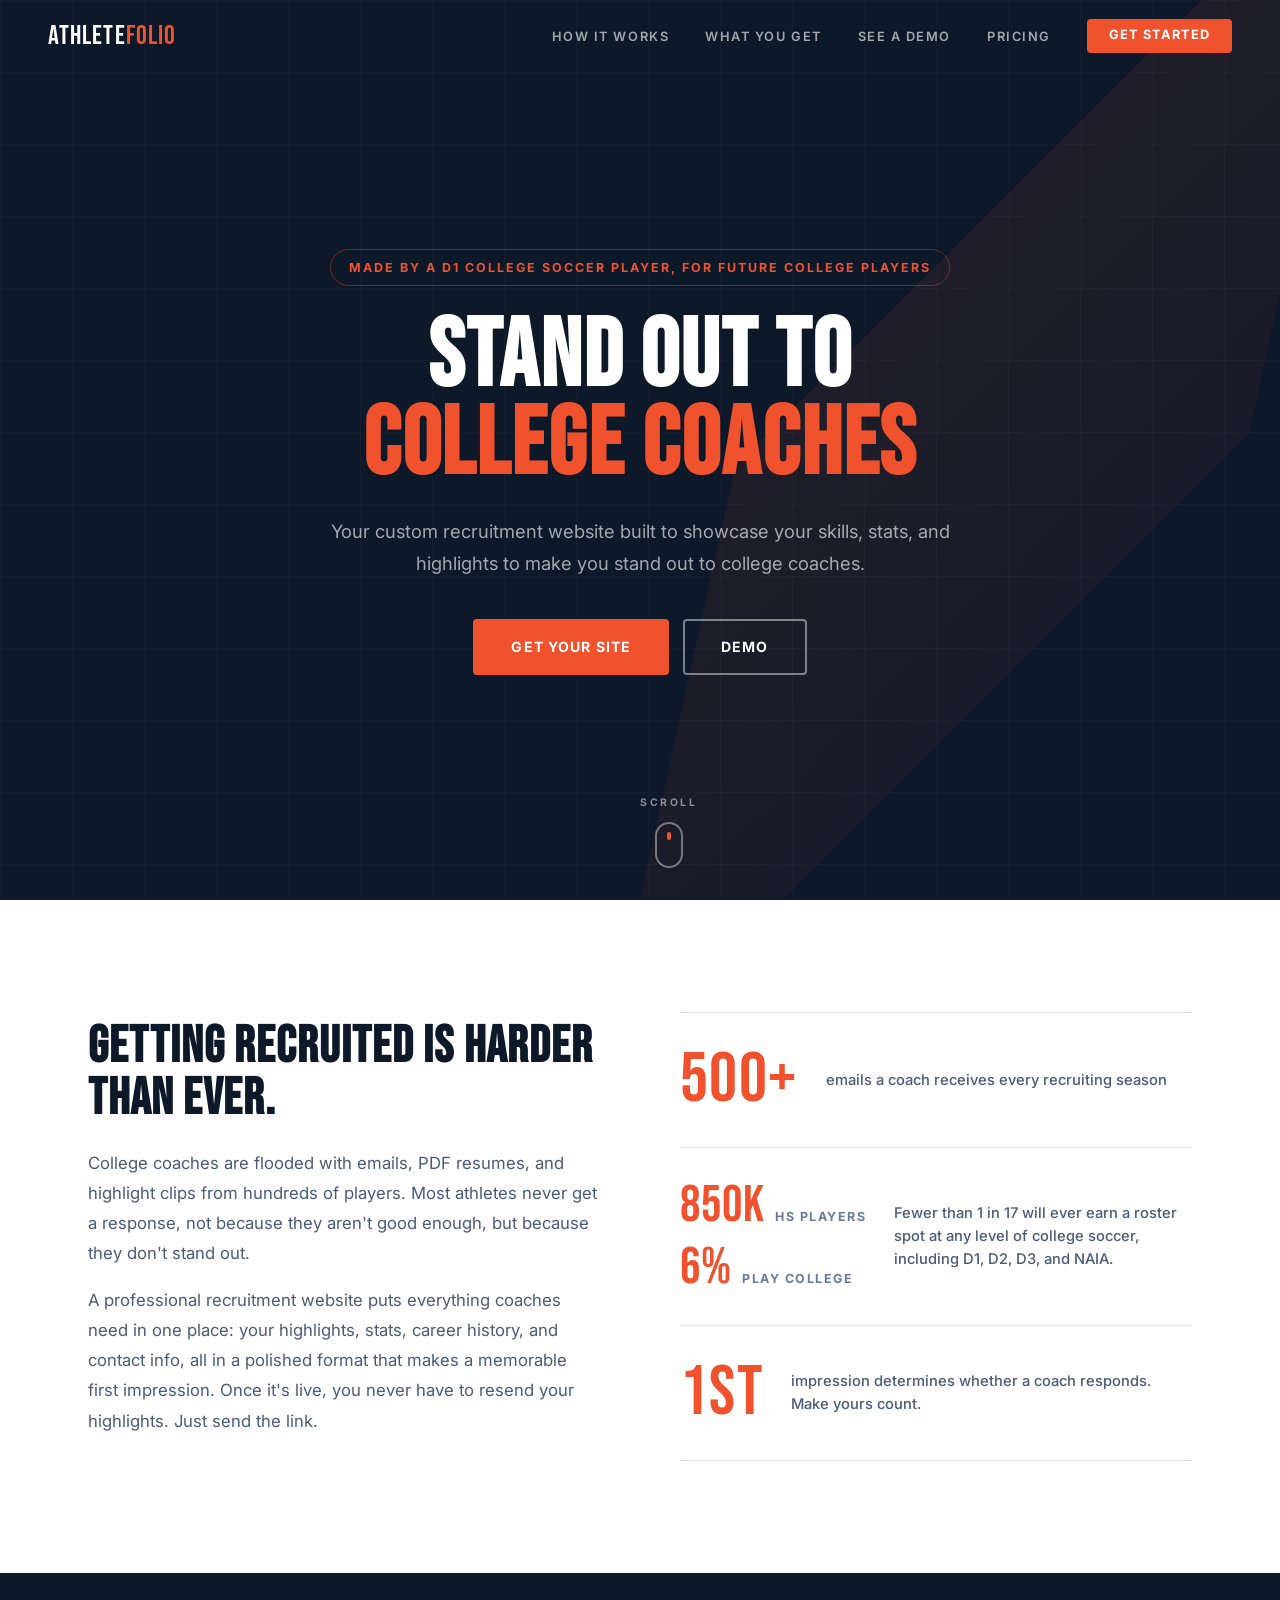
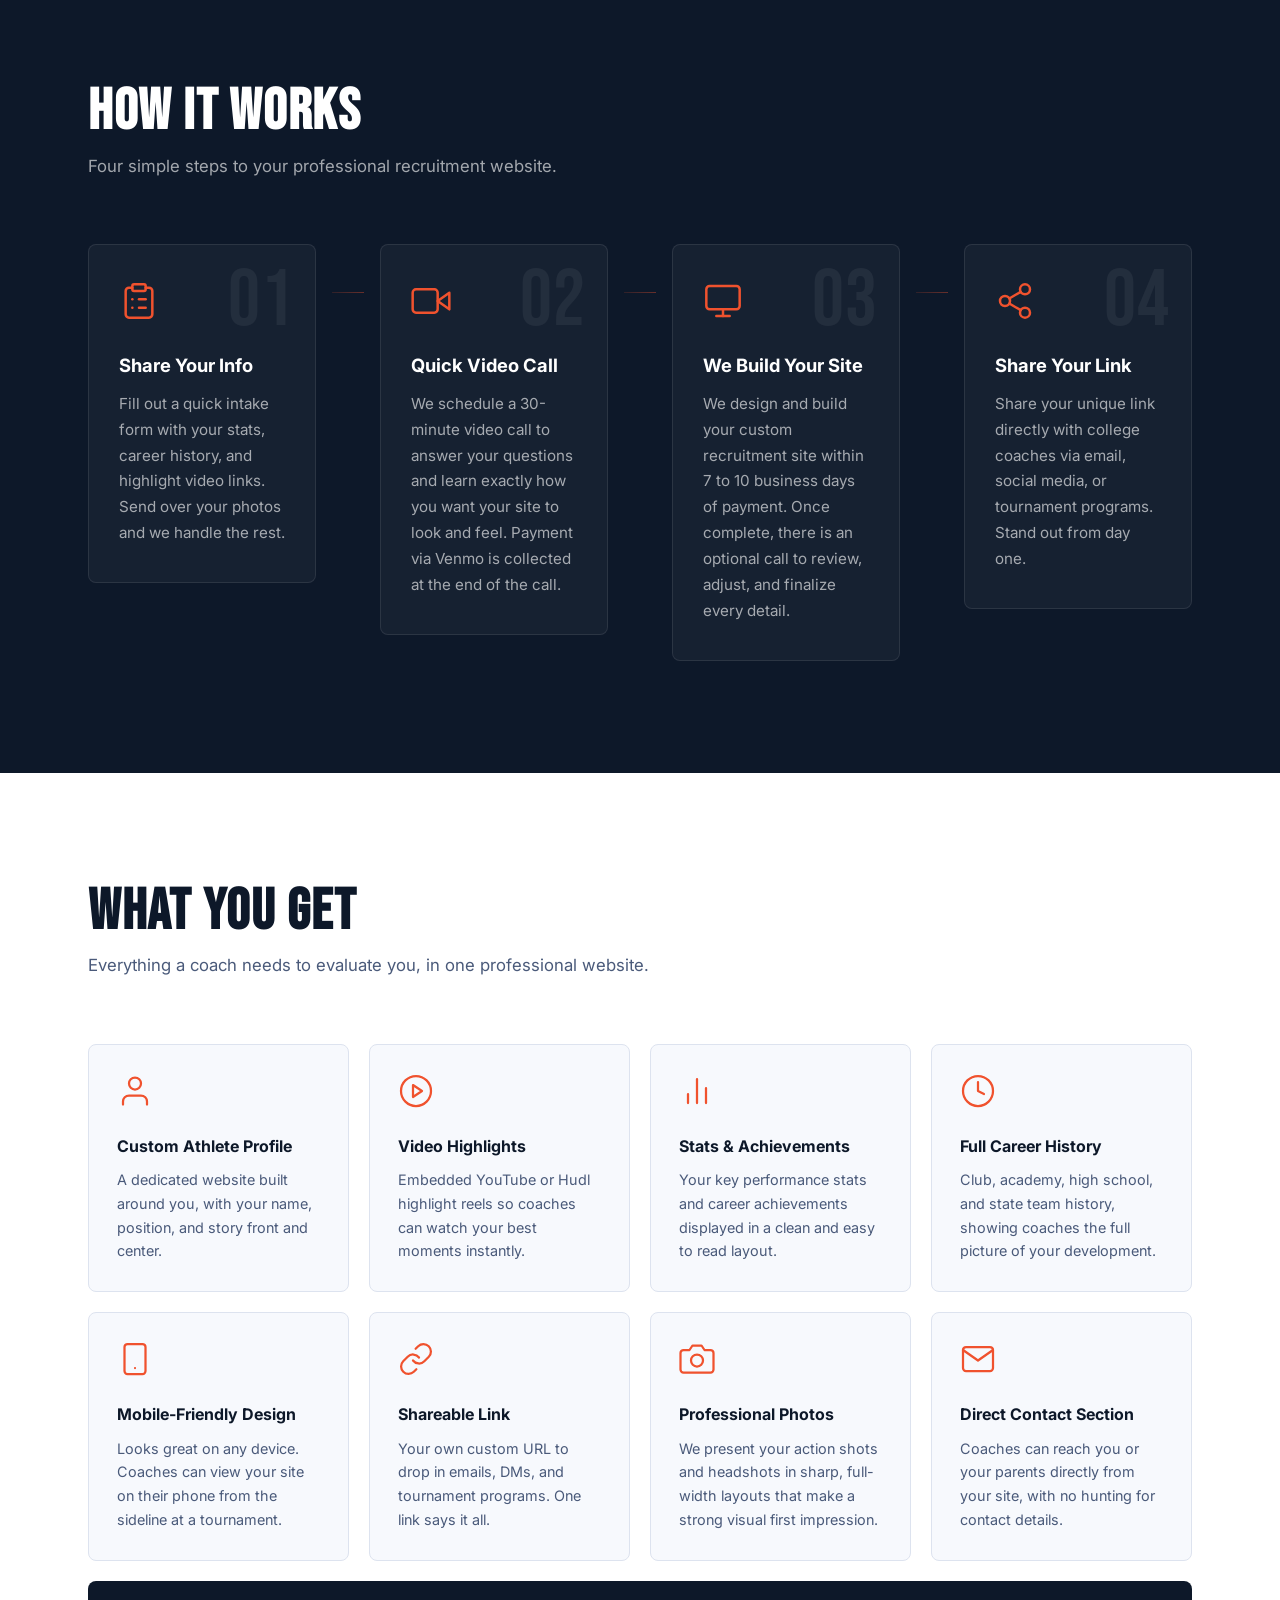
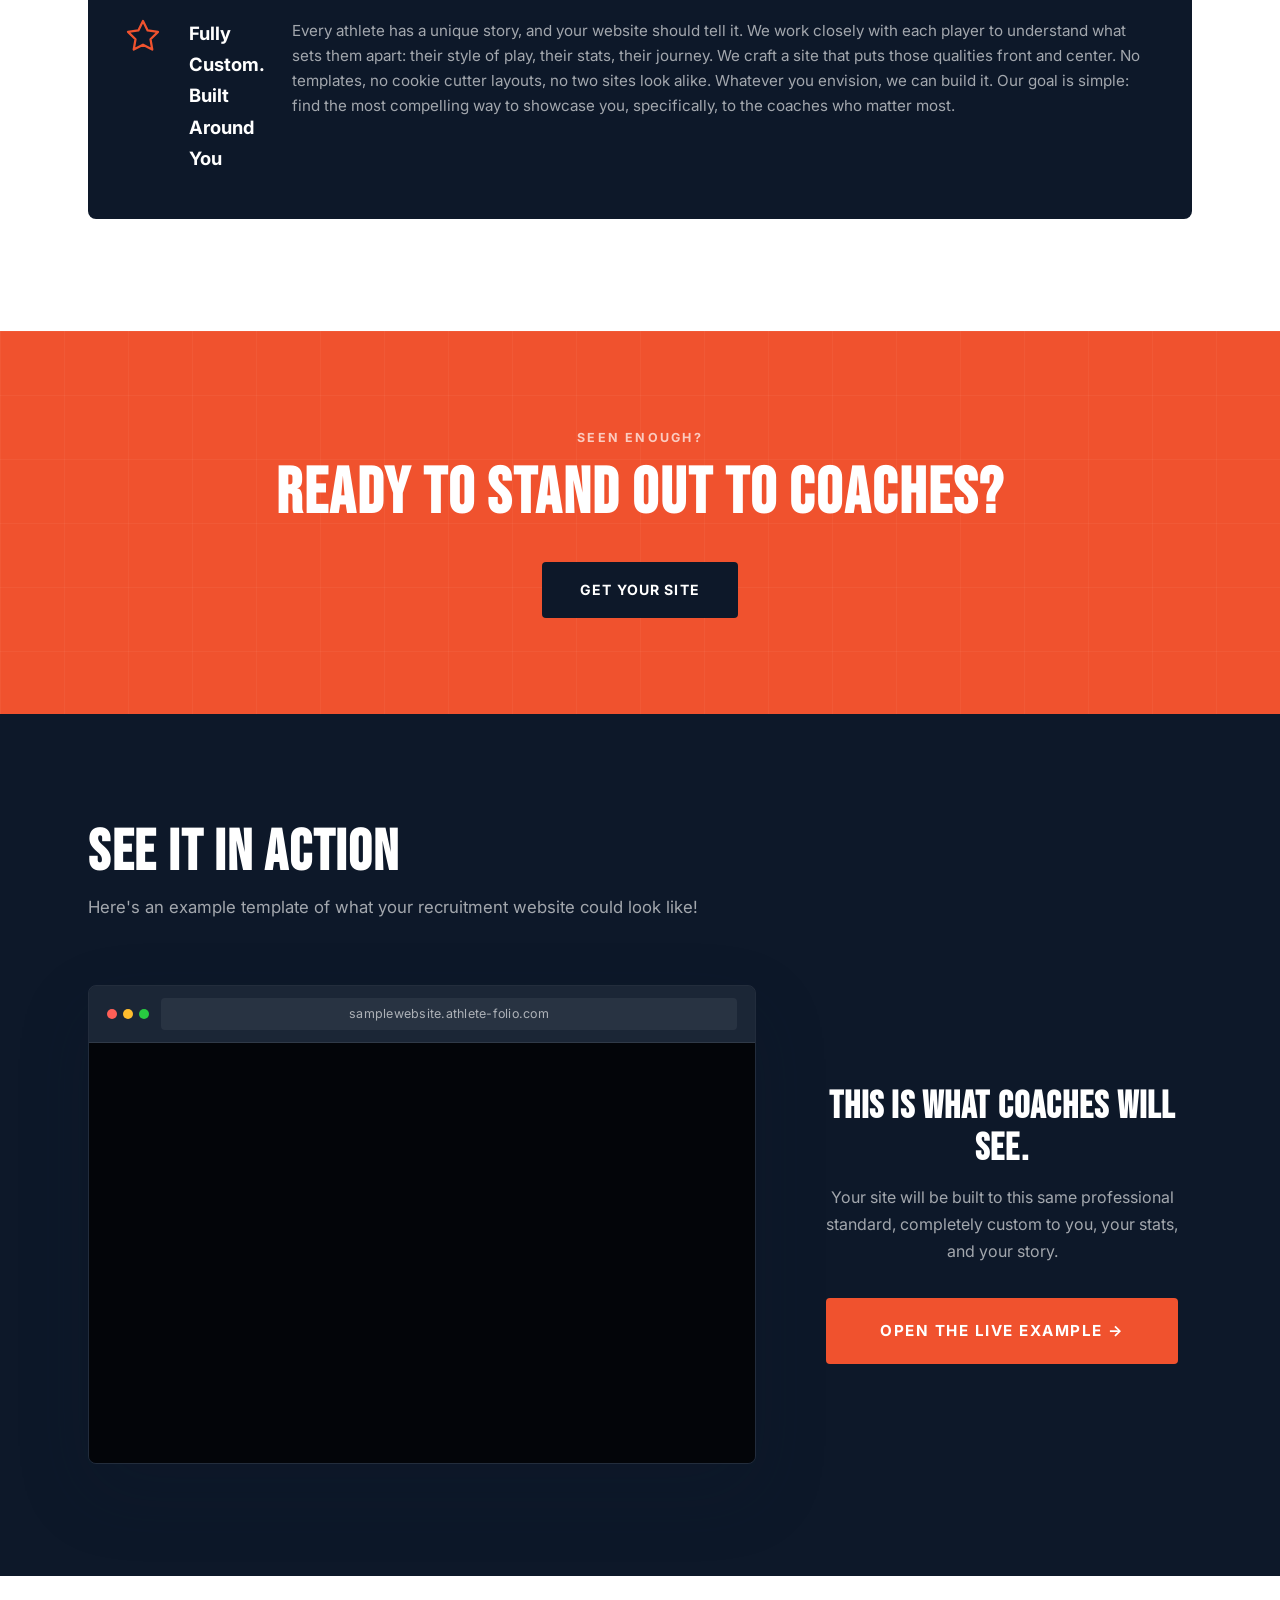
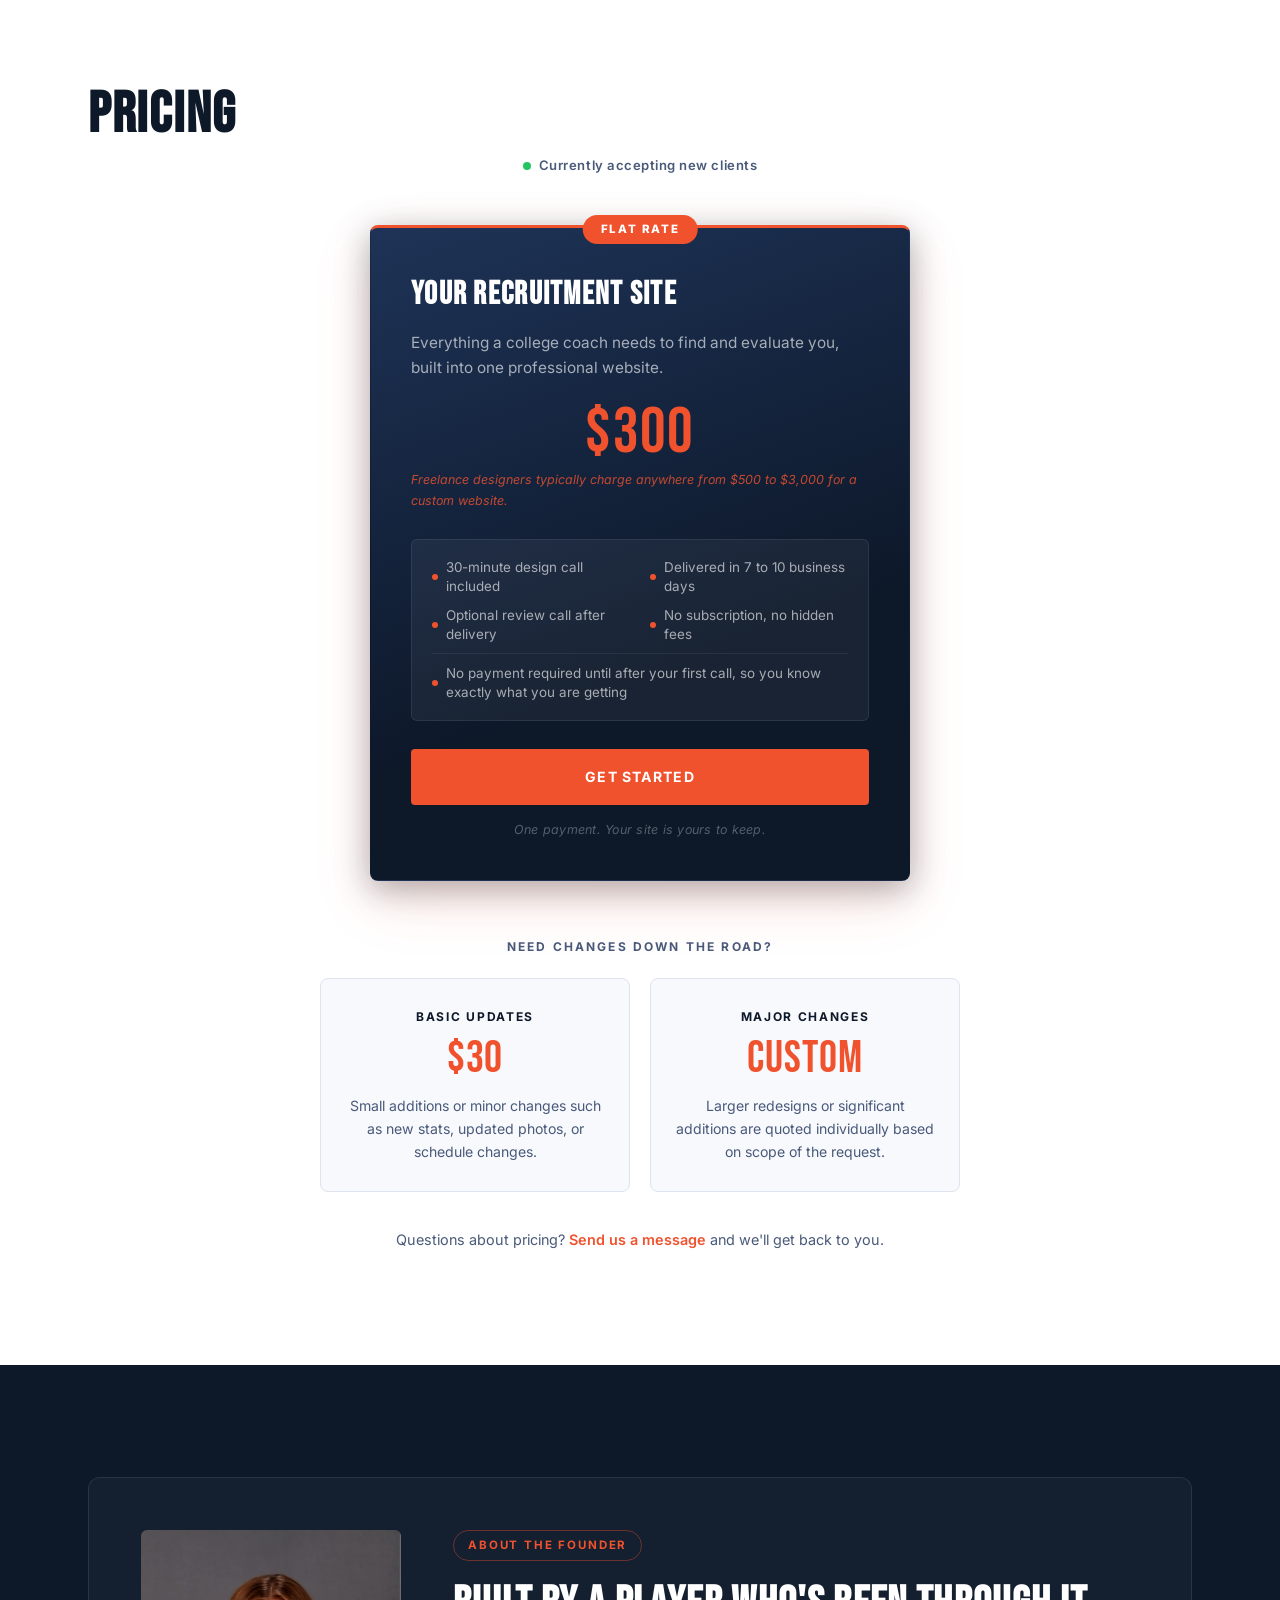
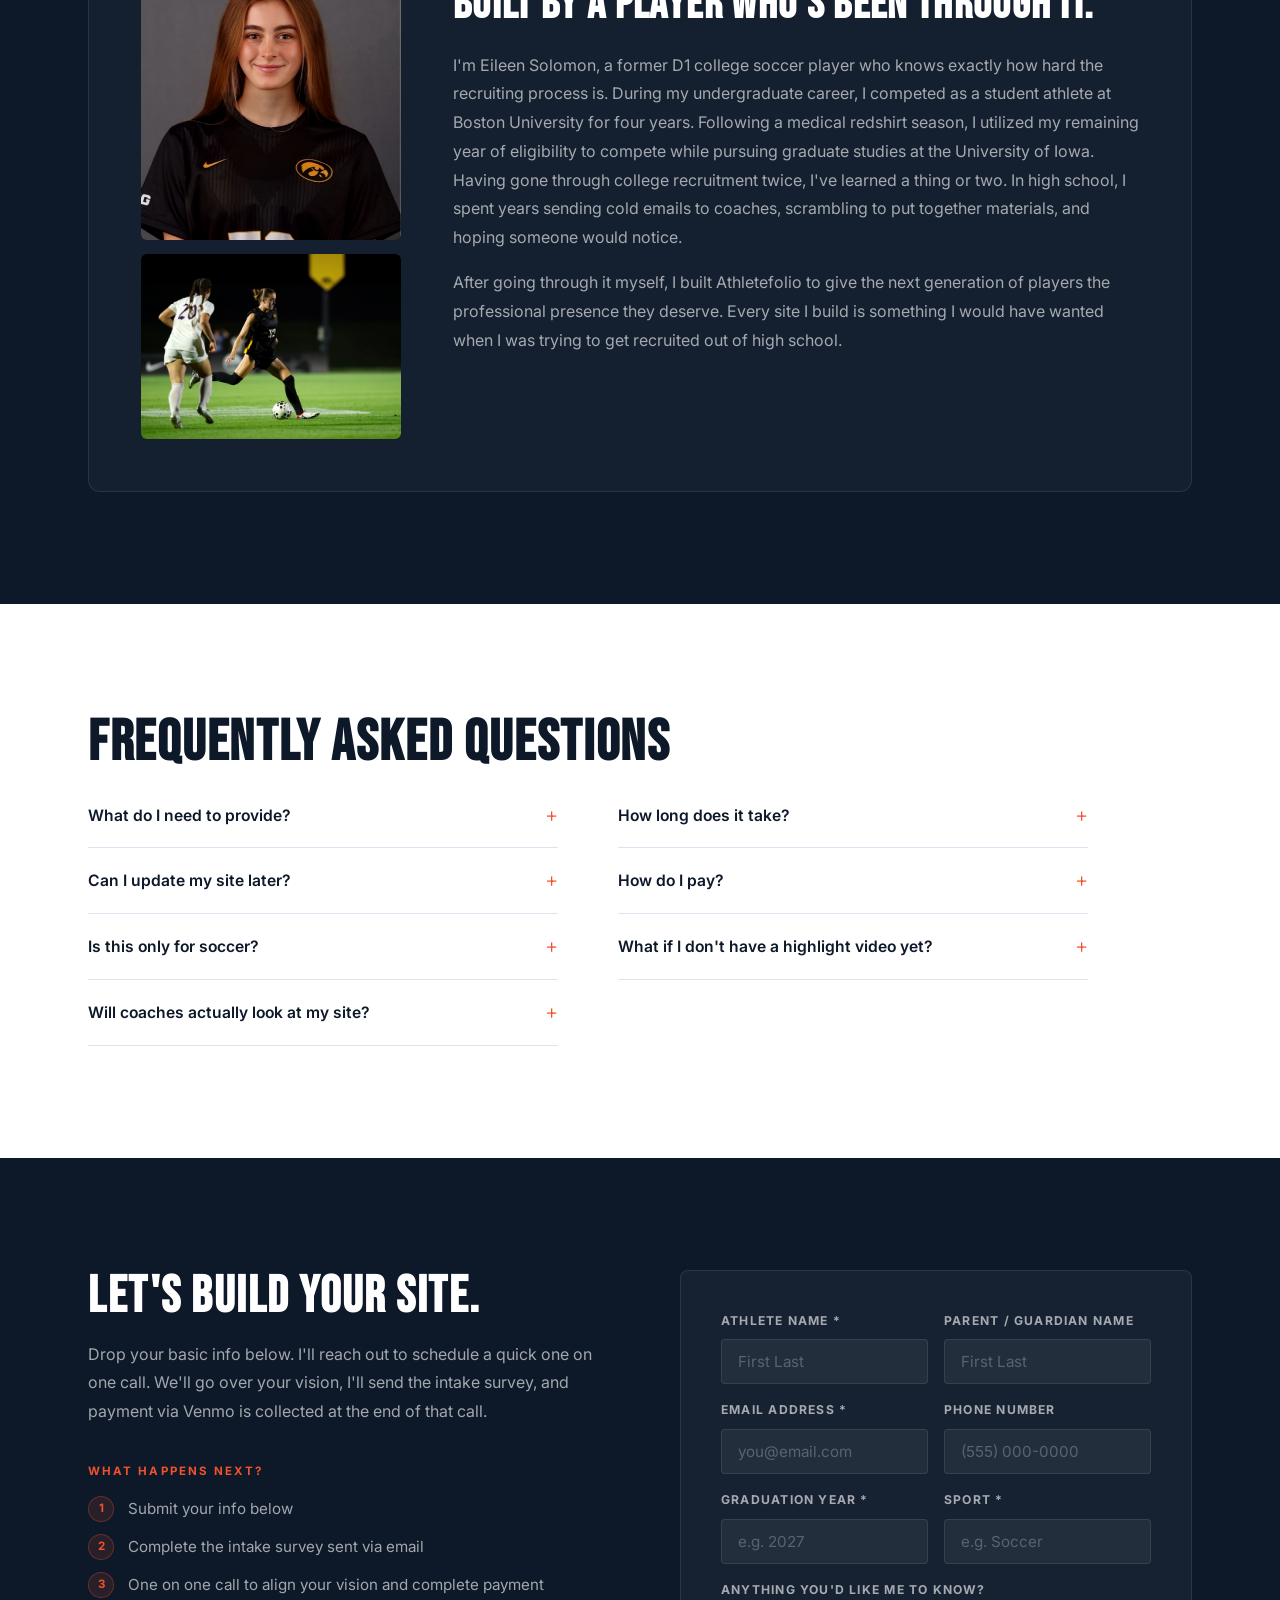
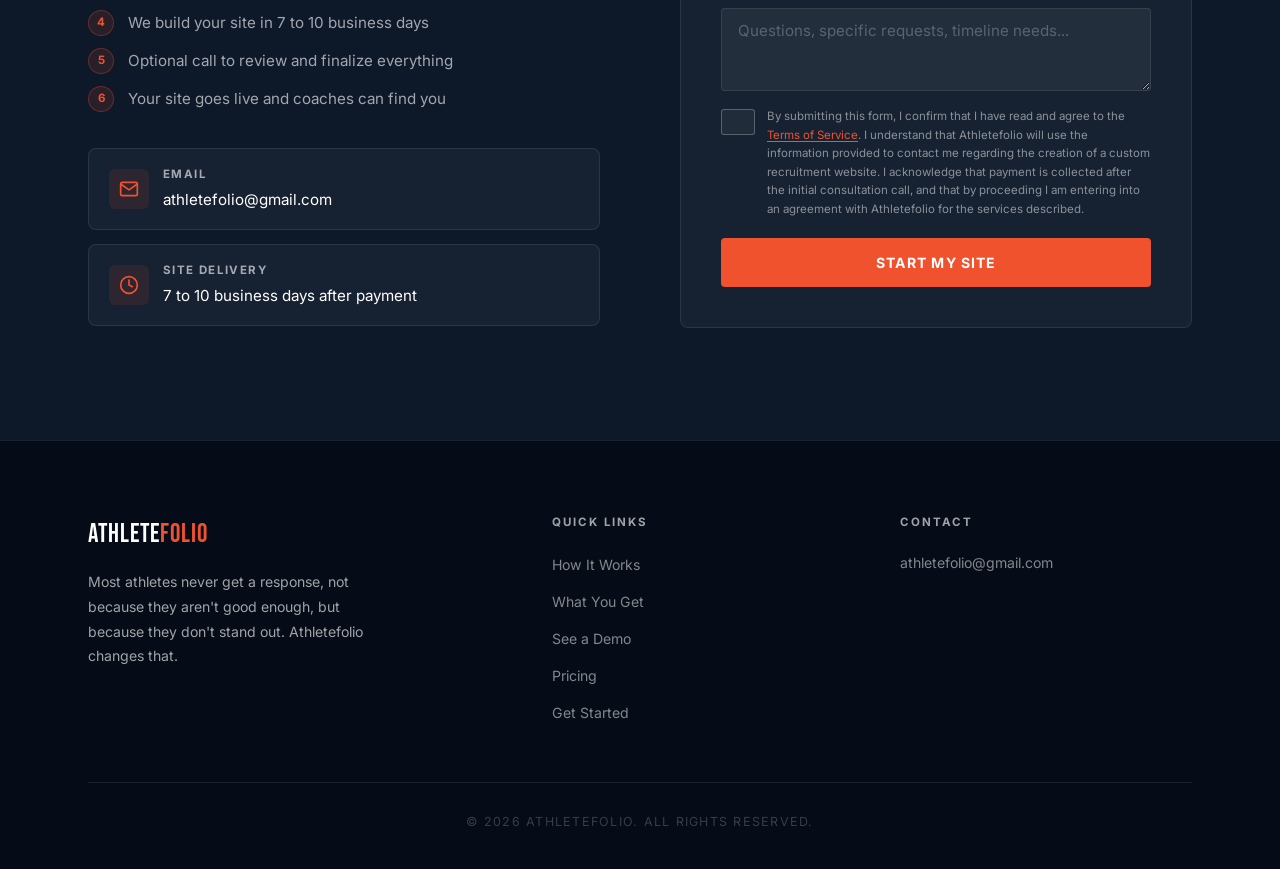
<file: index.html>
<!DOCTYPE html>
<html lang="en">
<head>
    <meta charset="UTF-8">
    <meta name="viewport" content="width=device-width, initial-scale=1.0">
    <title>Athletefolio</title>
    <meta name="description" content="Custom soccer recruitment websites for high school soccer players built by a college player, delivered in 7 to 10 business days.">

    <!-- Open Graph -->
    <meta property="og:title" content="Athletefolio | Soccer Recruitment Websites">
    <meta property="og:description" content="Get noticed by college coaches with a custom recruitment website built by a college soccer player, delivered in 7 to 10 business days.">
    <meta property="og:type" content="website">
    <meta property="og:image" content="/11.png">

    <!-- Favicon & touch icon -->
    <link rel="icon" type="image/png" href="/11.png">
    <link rel="apple-touch-icon" href="/11.png">

    <link rel="stylesheet" href="styles.css">
    <link rel="preconnect" href="https://fonts.googleapis.com">
    <link rel="preconnect" href="https://fonts.gstatic.com" crossorigin>
    <link href="https://fonts.googleapis.com/css2?family=Bebas+Neue&family=Inter:wght@400;500;600;700;800&display=swap" rel="stylesheet">
</head>
<body>

    <!-- Navigation -->
    <nav class="navbar" id="navbar">
        <div class="nav-container">
            <a href="#" class="nav-logo">Athlete<span>folio</span></a>
            <ul class="nav-menu" id="nav-menu">
                <li><a href="#how-it-works">How It Works</a></li>
                <li><a href="#what-you-get">What You Get</a></li>
                <li><a href="#demo">See a Demo</a></li>
                <li><a href="#pricing">Pricing</a></li>
                <li><a href="#contact" class="nav-cta">Get Started</a></li>
            </ul>
            <button class="nav-toggle" id="nav-toggle" aria-label="Toggle navigation">
                <span></span>
                <span></span>
                <span></span>
            </button>
        </div>
    </nav>

    <!-- Hero Section -->
    <header class="hero">
        <div class="hero-bg"></div>
        <div class="hero-content container">
            <div class="hero-badge">Made by a D1 college soccer player, for future college players</div>
            <h1>Stand Out to<br><span>College Coaches</span></h1>
            <p class="hero-subtitle">Your custom recruitment website built to showcase your skills, stats, and highlights to make you stand out to college coaches.</p>
            <div class="hero-actions">
                <a href="#contact" class="btn btn-primary">Get Your Site</a>
                <a href="#demo" class="btn btn-outline">Demo</a>
            </div>

        </div>
        <div class="hero-scroll" id="hero-scroll">
            <span class="hero-scroll-label">Scroll</span>
            <div class="scroll-arrow"></div>
        </div>
    </header>

    <!-- Problem Section -->
    <section class="problem">
        <div class="container">
            <div class="problem-text">
                <h2>Getting recruited is harder than ever.</h2>
                <p>College coaches are flooded with emails, PDF resumes, and highlight clips from hundreds of players. Most athletes never get a response, not because they aren't good enough, but because they don't stand out.</p>
                <p>A professional recruitment website puts everything coaches need in one place: your highlights, stats, career history, and contact info, all in a polished format that makes a memorable first impression. Once it's live, you never have to resend your highlights. Just send the link.</p>
            </div>
            <div class="problem-stats">
                <div class="problem-stat">
                    <div class="stat-big">500+</div>
                    <div class="stat-label">emails a coach receives every recruiting season</div>
                </div>
                <div class="problem-stat">
                    <div class="stat-dual">
                        <div class="stat-dual-item">
                            <div class="stat-big">850K</div>
                            <div class="stat-gender">HS Players</div>
                        </div>
                        <div class="stat-dual-item">
                            <div class="stat-big">6%</div>
                            <div class="stat-gender">Play College</div>
                        </div>
                    </div>
                    <div class="stat-label">Fewer than 1 in 17 will ever earn a roster spot at any level of college soccer, including D1, D2, D3, and NAIA.</div>
                </div>
                <div class="problem-stat">
                    <div class="stat-big">1st</div>
                    <div class="stat-label">impression determines whether a coach responds. Make yours count.</div>
                </div>
            </div>
        </div>
    </section>

    <!-- How It Works -->
    <section id="how-it-works" class="how-it-works section">
        <div class="container">
            <h2 class="section-title">How It Works</h2>
            <p class="section-subtitle">Four simple steps to your professional recruitment website.</p>
            <div class="steps-grid">
                <div class="step-card">
                    <div class="step-number">01</div>
                    <div class="step-icon">
                        <svg xmlns="http://www.w3.org/2000/svg" width="40" height="40" viewBox="0 0 24 24" fill="none" stroke="currentColor" stroke-width="1.5" stroke-linecap="round" stroke-linejoin="round"><rect x="8" y="2" width="8" height="4" rx="1" ry="1"/><path d="M16 4h2a2 2 0 0 1 2 2v14a2 2 0 0 1-2 2H6a2 2 0 0 1-2-2V6a2 2 0 0 1 2-2h2"/><path d="M12 11h4"/><path d="M12 16h4"/><path d="M8 11h.01"/><path d="M8 16h.01"/></svg>
                    </div>
                    <h3>Share Your Info</h3>
                    <p>Fill out a quick intake form with your stats, career history, and highlight video links. Send over your photos and we handle the rest.</p>
                </div>
                <div class="step-connector"></div>
                <div class="step-card">
                    <div class="step-number">02</div>
                    <div class="step-icon">
                        <svg xmlns="http://www.w3.org/2000/svg" width="40" height="40" viewBox="0 0 24 24" fill="none" stroke="currentColor" stroke-width="1.5" stroke-linecap="round" stroke-linejoin="round"><polygon points="23 7 16 12 23 17 23 7"/><rect x="1" y="5" width="15" height="14" rx="2" ry="2"/></svg>
                    </div>
                    <h3>Quick Video Call</h3>
                    <p>We schedule a 30-minute video call to answer your questions and learn exactly how you want your site to look and feel. Payment via Venmo is collected at the end of the call.</p>
                </div>
                <div class="step-connector"></div>
                <div class="step-card">
                    <div class="step-number">03</div>
                    <div class="step-icon">
                        <svg xmlns="http://www.w3.org/2000/svg" width="40" height="40" viewBox="0 0 24 24" fill="none" stroke="currentColor" stroke-width="1.5" stroke-linecap="round" stroke-linejoin="round"><rect x="2" y="3" width="20" height="14" rx="2" ry="2"/><line x1="8" y1="21" x2="16" y2="21"/><line x1="12" y1="17" x2="12" y2="21"/></svg>
                    </div>
                    <h3>We Build Your Site</h3>
                    <p>We design and build your custom recruitment site within 7 to 10 business days of payment. Once complete, there is an optional call to review, adjust, and finalize every detail.</p>
                </div>
                <div class="step-connector"></div>
                <div class="step-card">
                    <div class="step-number">04</div>
                    <div class="step-icon">
                        <svg xmlns="http://www.w3.org/2000/svg" width="40" height="40" viewBox="0 0 24 24" fill="none" stroke="currentColor" stroke-width="1.5" stroke-linecap="round" stroke-linejoin="round"><circle cx="18" cy="5" r="3"/><circle cx="6" cy="12" r="3"/><circle cx="18" cy="19" r="3"/><line x1="8.59" y1="13.51" x2="15.42" y2="17.49"/><line x1="15.41" y1="6.51" x2="8.59" y2="10.49"/></svg>
                    </div>
                    <h3>Share Your Link</h3>
                    <p>Share your unique link directly with college coaches via email, social media, or tournament programs. Stand out from day one.</p>
                </div>
            </div>
        </div>
    </section>

    <!-- What You Get -->
    <section id="what-you-get" class="what-you-get section">
        <div class="container">
            <h2 class="section-title">What You Get</h2>
            <p class="section-subtitle">Everything a coach needs to evaluate you, in one professional website.</p>
            <div class="features-grid">
                <div class="feature-card">
                    <div class="feature-icon">
                        <svg xmlns="http://www.w3.org/2000/svg" width="36" height="36" viewBox="0 0 24 24" fill="none" stroke="currentColor" stroke-width="1.5" stroke-linecap="round" stroke-linejoin="round"><path d="M20 21v-2a4 4 0 0 0-4-4H8a4 4 0 0 0-4 4v2"/><circle cx="12" cy="7" r="4"/></svg>
                    </div>
                    <h3>Custom Athlete Profile</h3>
                    <p>A dedicated website built around you, with your name, position, and story front and center.</p>
                </div>
                <div class="feature-card">
                    <div class="feature-icon">
                        <svg xmlns="http://www.w3.org/2000/svg" width="36" height="36" viewBox="0 0 24 24" fill="none" stroke="currentColor" stroke-width="1.5" stroke-linecap="round" stroke-linejoin="round"><circle cx="12" cy="12" r="10"/><polygon points="10 8 16 12 10 16 10 8"/></svg>
                    </div>
                    <h3>Video Highlights</h3>
                    <p>Embedded YouTube or Hudl highlight reels so coaches can watch your best moments instantly.</p>
                </div>
                <div class="feature-card">
                    <div class="feature-icon">
                        <svg xmlns="http://www.w3.org/2000/svg" width="36" height="36" viewBox="0 0 24 24" fill="none" stroke="currentColor" stroke-width="1.5" stroke-linecap="round" stroke-linejoin="round"><line x1="18" y1="20" x2="18" y2="10"/><line x1="12" y1="20" x2="12" y2="4"/><line x1="6" y1="20" x2="6" y2="14"/></svg>
                    </div>
                    <h3>Stats &amp; Achievements</h3>
                    <p>Your key performance stats and career achievements displayed in a clean and easy to read layout.</p>
                </div>
                <div class="feature-card">
                    <div class="feature-icon">
                        <svg xmlns="http://www.w3.org/2000/svg" width="36" height="36" viewBox="0 0 24 24" fill="none" stroke="currentColor" stroke-width="1.5" stroke-linecap="round" stroke-linejoin="round"><circle cx="12" cy="12" r="10"/><polyline points="12 6 12 12 16 14"/></svg>
                    </div>
                    <h3>Full Career History</h3>
                    <p>Club, academy, high school, and state team history, showing coaches the full picture of your development.</p>
                </div>
                <div class="feature-card">
                    <div class="feature-icon">
                        <svg xmlns="http://www.w3.org/2000/svg" width="36" height="36" viewBox="0 0 24 24" fill="none" stroke="currentColor" stroke-width="1.5" stroke-linecap="round" stroke-linejoin="round"><rect x="5" y="2" width="14" height="20" rx="2" ry="2"/><line x1="12" y1="18" x2="12.01" y2="18"/></svg>
                    </div>
                    <h3>Mobile-Friendly Design</h3>
                    <p>Looks great on any device. Coaches can view your site on their phone from the sideline at a tournament.</p>
                </div>
                <div class="feature-card">
                    <div class="feature-icon">
                        <svg xmlns="http://www.w3.org/2000/svg" width="36" height="36" viewBox="0 0 24 24" fill="none" stroke="currentColor" stroke-width="1.5" stroke-linecap="round" stroke-linejoin="round"><path d="M10 13a5 5 0 0 0 7.54.54l3-3a5 5 0 0 0-7.07-7.07l-1.72 1.71"/><path d="M14 11a5 5 0 0 0-7.54-.54l-3 3a5 5 0 0 0 7.07 7.07l1.71-1.71"/></svg>
                    </div>
                    <h3>Shareable Link</h3>
                    <p>Your own custom URL to drop in emails, DMs, and tournament programs. One link says it all.</p>
                </div>
                <div class="feature-card">
                    <div class="feature-icon">
                        <svg xmlns="http://www.w3.org/2000/svg" width="36" height="36" viewBox="0 0 24 24" fill="none" stroke="currentColor" stroke-width="1.5" stroke-linecap="round" stroke-linejoin="round"><path d="M23 19a2 2 0 0 1-2 2H3a2 2 0 0 1-2-2V8a2 2 0 0 1 2-2h4l2-3h6l2 3h4a2 2 0 0 1 2 2z"/><circle cx="12" cy="13" r="4"/></svg>
                    </div>
                    <h3>Professional Photos</h3>
                    <p>We present your action shots and headshots in sharp, full-width layouts that make a strong visual first impression.</p>
                </div>
                <div class="feature-card">
                    <div class="feature-icon">
                        <svg xmlns="http://www.w3.org/2000/svg" width="36" height="36" viewBox="0 0 24 24" fill="none" stroke="currentColor" stroke-width="1.5" stroke-linecap="round" stroke-linejoin="round"><path d="M4 4h16c1.1 0 2 .9 2 2v12c0 1.1-.9 2-2 2H4c-1.1 0-2-.9-2-2V6c0-1.1.9-2 2-2z"/><polyline points="22,6 12,13 2,6"/></svg>
                    </div>
                    <h3>Direct Contact Section</h3>
                    <p>Coaches can reach you or your parents directly from your site, with no hunting for contact details.</p>
                </div>
                <div class="feature-card feature-card-wide">
                    <div class="feature-icon">
                        <svg xmlns="http://www.w3.org/2000/svg" width="36" height="36" viewBox="0 0 24 24" fill="none" stroke="currentColor" stroke-width="1.5" stroke-linecap="round" stroke-linejoin="round"><polygon points="12 2 15.09 8.26 22 9.27 17 14.14 18.18 21.02 12 17.77 5.82 21.02 7 14.14 2 9.27 8.91 8.26 12 2"/></svg>
                    </div>
                    <h3>Fully Custom. Built Around You</h3>
                    <p>Every athlete has a unique story, and your website should tell it. We work closely with each player to understand what sets them apart: their style of play, their stats, their journey. We craft a site that puts those qualities front and center. No templates, no cookie cutter layouts, no two sites look alike. Whatever you envision, we can build it. Our goal is simple: find the most compelling way to showcase you, specifically, to the coaches who matter most.</p>
                </div>
            </div>
        </div>
    </section>

    <!-- Mid-page CTA -->
    <section class="mid-cta">
        <div class="container">
            <div class="mid-cta-inner">
                <p class="mid-cta-eyebrow">Seen enough?</p>
                <h2>Ready to stand out to coaches?</h2>
                <a href="#contact" class="btn btn-primary">Get Your Site</a>
            </div>
        </div>
    </section>

    <!-- Demo Section -->
    <section id="demo" class="demo section">
        <div class="container">
            <h2 class="section-title">See It In Action</h2>
            <p class="section-subtitle">Here's an example template of what your recruitment website could look like!</p>
            <div class="demo-content">
                <div class="demo-browser">
                    <div class="browser-bar">
                        <div class="browser-dots">
                            <span></span><span></span><span></span>
                        </div>
                        <a href="https://samplewebsite.athlete-folio.com" target="_blank" rel="noopener" class="browser-url">samplewebsite.athlete-folio.com</a>
                    </div>
                    <div class="demo-preview">
                        <iframe
                            src="https://samplewebsite.athlete-folio.com"
                            title="Example athlete recruitment website"
                            loading="lazy"
                            scrolling="no"
                        ></iframe>
                    </div>
                </div>
                <div class="demo-cta">
                    <h3>This is what coaches will see.</h3>
                    <p>Your site will be built to this same professional standard, completely custom to you, your stats, and your story.</p>
                    <div class="demo-cta-actions">
                        <a href="https://samplewebsite.athlete-folio.com" target="_blank" rel="noopener" class="btn btn-primary btn-demo">
                            Open the Live Example &rarr;
                        </a>

                    </div>
                </div>
            </div>
        </div>
    </section>

    <!-- Pricing -->
    <section id="pricing" class="pricing section">
        <div class="container">
            <h2 class="section-title">Pricing</h2>
            <div class="pricing-availability">
                <span class="availability-dot"></span>
                Currently accepting new clients
            </div>
            <div class="pricing-main">
                <div class="pricing-card pricing-featured">
                    <div class="pricing-badge">Flat Rate</div>
                    <div class="pricing-header">
                        <h3>Your Recruitment Site</h3>
                        <p class="pricing-tagline">Everything a college coach needs to find and evaluate you, built into one professional website.</p>
                        <div class="price">$300</div>
                        <div class="price-compare">Freelance designers typically charge anywhere from $500 to $3,000 for a custom website.</div>
                    </div>
                    <div class="pricing-highlights">
                        <div class="pricing-highlight"><span class="ph-dot"></span><span>30-minute design call included</span></div>
                        <div class="pricing-highlight"><span class="ph-dot"></span><span>Delivered in 7 to 10 business days</span></div>
                        <div class="pricing-highlight"><span class="ph-dot"></span><span>Optional review call after delivery</span></div>
                        <div class="pricing-highlight"><span class="ph-dot"></span><span>No subscription, no hidden fees</span></div>
                        <div class="pricing-highlight pricing-highlight--full"><span class="ph-dot"></span><span>No payment required until after your first call, so you know exactly what you are getting</span></div>
                    </div>
                    <a href="#contact" class="btn btn-primary">Get Started</a>
                    <p class="pricing-reassurance">One payment. Your site is yours to keep.</p>
                </div>
            </div>

            <p class="pricing-updates-label">Need changes down the road?</p>
            <div class="pricing-updates-grid">
                <div class="pricing-update-card">
                    <h4>Basic Updates</h4>
                    <div class="update-price">$30</div>
                    <p>Small additions or minor changes such as new stats, updated photos, or schedule changes.</p>
                </div>
                <div class="pricing-update-card">
                    <h4>Major Changes</h4>
                    <div class="update-price">Custom</div>
                    <p>Larger redesigns or significant additions are quoted individually based on scope of the request.</p>
                </div>
            </div>

            <p class="pricing-note">Questions about pricing? <a href="#contact">Send us a message</a> and we'll get back to you.</p>
        </div>
    </section>

    <!-- About Section -->
    <section id="about" class="about section">
        <div class="container">
            <div class="about-spread">
                <div class="about-photo-col">
                    <img src="me.jpg" alt="Eileen Solomon, founder of Athletefolio" class="about-photo-portrait">
                    <img src="mee.jpg" alt="Eileen Solomon playing college soccer at Boston University" class="about-photo-landscape">
                </div>
                <div class="about-content">
                    <div class="about-badge">About the Founder</div>
                    <h2>Built by a player who's been through it.</h2>
                    <p>I'm Eileen Solomon, a former D1 college soccer player who knows exactly how hard the recruiting process is. During my undergraduate career, I competed as a student athlete at Boston University for four years. Following a medical redshirt season, I utilized my remaining year of eligibility to compete while pursuing graduate studies at the University of Iowa. Having gone through college recruitment twice, I've learned a thing or two. In high school, I spent years sending cold emails to coaches, scrambling to put together materials, and hoping someone would notice.</p>
                    <p>After going through it myself, I built Athletefolio to give the next generation of players the professional presence they deserve. Every site I build is something I would have wanted when I was trying to get recruited out of high school.</p>

                </div>
            </div>
        </div>
    </section>

    <!-- FAQ Section -->
    <section class="faq section">
        <div class="container">
            <h2 class="section-title">Frequently Asked Questions</h2>
            <div class="faq-grid">
                <div class="faq-item">
                    <button class="faq-question" aria-expanded="false">
                        What do I need to provide?
                        <span class="faq-icon">+</span>
                    </button>
                    <div class="faq-answer">
                        <p>You'll need to fill out our intake form with your stats, career history, and contact details. You'll also send over your photos and any YouTube/Hudl highlight links. That's it. We do all the building.</p>
                    </div>
                </div>
                <div class="faq-item">
                    <button class="faq-question" aria-expanded="false">
                        How long does it take?
                        <span class="faq-icon">+</span>
                    </button>
                    <div class="faq-answer">
                        <p>Most sites are delivered within 7 to 10 business days of payment. After the build, there is an optional call to review and finalize everything together.</p>
                    </div>
                </div>
                <div class="faq-item">
                    <button class="faq-question" aria-expanded="false">
                        Can I update my site later?
                        <span class="faq-icon">+</span>
                    </button>
                    <div class="faq-answer">
                        <p>Yes! Any time you want to make changes, such as new highlights, updated stats, or design tweaks, just reach out and we'll take care of it for a flat fee per session. No subscription, no commitment. You only pay when you actually need something updated.</p>
                    </div>
                </div>
                <div class="faq-item">
                    <button class="faq-question" aria-expanded="false">
                        How do I pay?
                        <span class="faq-icon">+</span>
                    </button>
                    <div class="faq-answer">
                        <p>After you submit the form, we'll schedule a quick one on one meeting to go over your vision and details. Payment via Venmo is collected at the end of that call, before we begin building.</p>
                    </div>
                </div>
                <div class="faq-item">
                    <button class="faq-question" aria-expanded="false">
                        Is this only for soccer?
                        <span class="faq-icon">+</span>
                    </button>
                    <div class="faq-answer">
                        <p>Right now we specialize in soccer recruitment websites, but we're open to working with athletes from other sports. Send us a message and we'll let you know if we can help.</p>
                    </div>
                </div>
                <div class="faq-item">
                    <button class="faq-question" aria-expanded="false">
                        What if I don't have a highlight video yet?
                        <span class="faq-icon">+</span>
                    </button>
                    <div class="faq-answer">
                        <p>No problem! We can build your site with everything else and add videos later. Having a great profile page is still far better than having nothing.</p>
                    </div>
                </div>
                <div class="faq-item">
                    <button class="faq-question" aria-expanded="false">
                        Will coaches actually look at my site?
                        <span class="faq-icon">+</span>
                    </button>
                    <div class="faq-answer">
                        <p>Absolutely. When you include a link to your recruitment website in your outreach emails, it shows coaches you're serious and makes it easy for them to learn more about you as a player. A professional site sets you apart from players who just send a PDF.</p>
                    </div>
                </div>
            </div>
        </div>
    </section>

    <!-- Contact / Get Started -->
    <section id="contact" class="contact section">
        <div class="container">
            <div class="contact-grid">
                <div class="contact-info">
                    <h2>Let's build your site.</h2>
                    <p>Drop your basic info below. I'll reach out to schedule a quick one on one call. We'll go over your vision, I'll send the intake survey, and payment via Venmo is collected at the end of that call.</p>
                    <div class="next-steps">
                        <p class="next-steps-label">What happens next?</p>
                        <ol class="next-steps-list">
                            <li>Submit your info below</li>
                            <li>Complete the intake survey sent via email</li>
                            <li>One on one call to align your vision and complete payment</li>
                            <li>We build your site in 7 to 10 business days</li>
                            <li>Optional call to review and finalize everything</li>
                            <li>Your site goes live and coaches can find you</li>
                        </ol>
                    </div>
                    <div class="contact-details">
                        <div class="contact-item">
                            <span class="contact-icon">
                                <svg xmlns="http://www.w3.org/2000/svg" width="20" height="20" viewBox="0 0 24 24" fill="none" stroke="currentColor" stroke-width="2" stroke-linecap="round" stroke-linejoin="round"><path d="M4 4h16c1.1 0 2 .9 2 2v12c0 1.1-.9 2-2 2H4c-1.1 0-2-.9-2-2V6c0-1.1.9-2 2-2z"/><polyline points="22,6 12,13 2,6"/></svg>
                            </span>
                            <div>
                                <strong>Email</strong>
                                <p><a href="mailto:athletefolio@gmail.com">athletefolio@gmail.com</a></p>
                            </div>
                        </div>
                        <div class="contact-item">
                            <span class="contact-icon">
                                <svg xmlns="http://www.w3.org/2000/svg" width="20" height="20" viewBox="0 0 24 24" fill="none" stroke="currentColor" stroke-width="2" stroke-linecap="round" stroke-linejoin="round"><circle cx="12" cy="12" r="10"/><polyline points="12 6 12 12 16 14"/></svg>
                            </span>
                            <div>
                                <strong>Site Delivery</strong>
                                <p>7 to 10 business days after payment</p>
                            </div>
                        </div>
                    </div>
                </div>
                <div class="contact-form-wrap">
                    <form class="contact-form" name="get-started" method="POST" action="/thank-you" netlify netlify-honeypot="bot-field">
                        <input type="hidden" name="form-name" value="get-started">
                        <input type="text" name="bot-field" style="display:none">
                        <div class="form-row">
                            <div class="form-group">
                                <label for="athlete-name">Athlete Name *</label>
                                <input type="text" id="athlete-name" name="athlete-name" required placeholder="First Last">
                            </div>
                            <div class="form-group">
                                <label for="parent-name">Parent / Guardian Name</label>
                                <input type="text" id="parent-name" name="parent-name" placeholder="First Last">
                            </div>
                        </div>
                        <div class="form-row">
                            <div class="form-group">
                                <label for="email">Email Address *</label>
                                <input type="email" id="email" name="email" required placeholder="you@email.com">
                            </div>
                            <div class="form-group">
                                <label for="phone">Phone Number</label>
                                <input type="tel" id="phone" name="phone" placeholder="(555) 000-0000">
                            </div>
                        </div>
                        <div class="form-row">
                            <div class="form-group">
                                <label for="grad-year">Graduation Year *</label>
                                <input type="text" id="grad-year" name="grad-year" required placeholder="e.g. 2027">
                            </div>
                            <div class="form-group">
                                <label for="sport">Sport *</label>
                                <input type="text" id="sport" name="sport" required placeholder="e.g. Soccer">
                            </div>
                        </div>
                        <div class="form-group">
                            <label for="message">Anything you'd like me to know?</label>
                            <textarea id="message" name="message" rows="3" placeholder="Questions, specific requests, timeline needs..."></textarea>
                        </div>
                        <div class="form-group form-tos">
                            <label class="tos-label">
                                <input type="checkbox" name="tos" id="tos" required>
                                <span>By submitting this form, I confirm that I have read and agree to the <a href="/terms-of-service.pdf" target="_blank" rel="noopener">Terms of Service</a>. I understand that Athletefolio will use the information provided to contact me regarding the creation of a custom recruitment website. I acknowledge that payment is collected after the initial consultation call, and that by proceeding I am entering into an agreement with Athletefolio for the services described.</span>
                            </label>
                        </div>
                        <button type="submit" class="btn btn-primary btn-full">Start My Site</button>
                    </form>
                </div>
            </div>
        </div>
    </section>

    <!-- Footer -->
    <footer class="footer">
        <div class="container">
            <div class="footer-grid">
                <div class="footer-brand">
                    <a href="#" class="nav-logo">Athlete<span>folio</span></a>
                    <p>Most athletes never get a response, not because they aren't good enough, but because they don't stand out. Athletefolio changes that.</p>
                </div>
                <div class="footer-links">
                    <h4>Quick Links</h4>
                    <ul>
                        <li><a href="#how-it-works">How It Works</a></li>
                        <li><a href="#what-you-get">What You Get</a></li>
                        <li><a href="#demo">See a Demo</a></li>
                        <li><a href="#pricing">Pricing</a></li>
                        <li><a href="#contact">Get Started</a></li>
                    </ul>
                </div>
                <div class="footer-contact">
                    <h4>Contact</h4>
                    <p><a href="mailto:athletefolio@gmail.com">athletefolio@gmail.com</a></p>
                </div>
            </div>
            <div class="footer-bottom">
                <p>&copy; 2026 Athletefolio. All rights reserved.</p>
            </div>
        </div>
    </footer>

    <script src="script.js"></script>
</body>
</html>
</file>
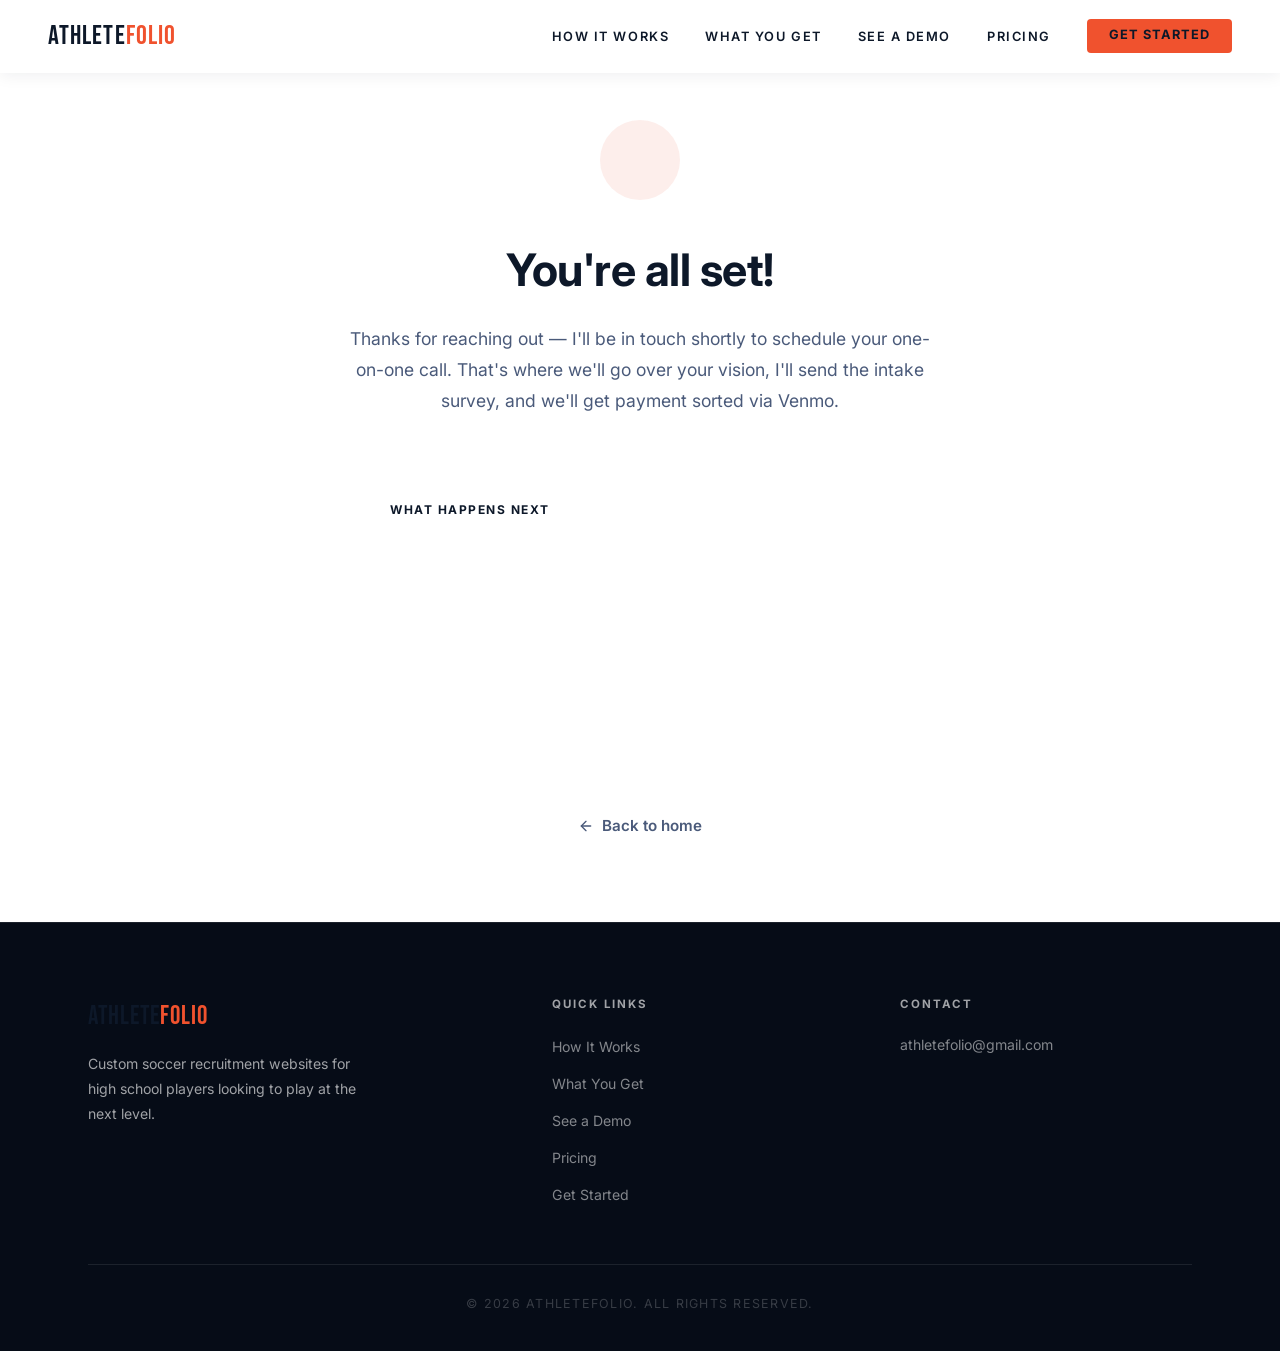
<file: thank-you.html>
<!DOCTYPE html>
<html lang="en">
<head>
    <meta charset="UTF-8">
    <meta name="viewport" content="width=device-width, initial-scale=1.0">
    <title>You're All Set | Athletefolio</title>
    <meta name="robots" content="noindex, nofollow">

    <meta property="og:image" content="/11.png">
    <link rel="icon" type="image/png" href="/11.png">
    <link rel="apple-touch-icon" href="/11.png">
    <link rel="stylesheet" href="styles.css">
    <link rel="preconnect" href="https://fonts.googleapis.com">
    <link rel="preconnect" href="https://fonts.gstatic.com" crossorigin>
    <link href="https://fonts.googleapis.com/css2?family=Fraunces:opsz,wght@9..144,600;9..144,700;9..144,900&family=Outfit:wght@400;500;600&display=swap" rel="stylesheet">

    <style>
        /* Force nav into scrolled state — no dark hero on this page */
        .navbar {
            background: var(--bg) !important;
            box-shadow: var(--shadow) !important;
        }
        .nav-logo { color: var(--primary) !important; }
        .nav-menu a { color: var(--text) !important; }
        .nav-toggle span { background: var(--text) !important; }

        /* Thank-you section */
        .thankyou {
            min-height: calc(100vh - 220px);
            display: flex;
            align-items: center;
            padding: 120px 0 80px;
            background: var(--bg);
        }

        .thankyou-inner {
            max-width: 580px;
            margin: 0 auto;
            text-align: center;
        }

        .thankyou-icon {
            width: 80px;
            height: 80px;
            background: rgba(232, 93, 58, 0.1);
            border-radius: 50%;
            display: flex;
            align-items: center;
            justify-content: center;
            margin: 0 auto 32px;
        }

        .thankyou-icon svg {
            stroke: var(--accent);
        }

        .thankyou h1 {
            font-size: clamp(2rem, 4vw, 2.8rem);
            color: var(--primary);
            margin-bottom: 16px;
            letter-spacing: -0.5px;
        }

        .thankyou-subtitle {
            font-size: 1.1rem;
            color: var(--text-light);
            line-height: 1.75;
            margin-bottom: 48px;
        }

        .thankyou-card {
            background: var(--primary);
            border-radius: 16px;
            padding: 36px 40px;
            margin-bottom: 40px;
            text-align: left;
        }

        .thankyou-card-label {
            font-size: 0.75rem;
            font-weight: 700;
            text-transform: uppercase;
            letter-spacing: 1.5px;
            color: var(--accent-light);
            margin-bottom: 20px;
        }

        .thankyou-steps-list {
            list-style: none;
            counter-reset: steps;
            display: flex;
            flex-direction: column;
            gap: 14px;
        }

        .thankyou-steps-list li {
            counter-increment: steps;
            display: flex;
            align-items: center;
            gap: 14px;
            color: rgba(255, 255, 255, 0.85);
            font-size: 0.95rem;
            line-height: 1.5;
        }

        .thankyou-steps-list li::before {
            content: counter(steps);
            width: 28px;
            height: 28px;
            min-width: 28px;
            background: rgba(255, 255, 255, 0.08);
            border: 1px solid rgba(255, 255, 255, 0.18);
            border-radius: 50%;
            display: flex;
            align-items: center;
            justify-content: center;
            font-size: 0.75rem;
            font-weight: 700;
            color: var(--accent-light);
        }

        .thankyou-back {
            display: inline-flex;
            align-items: center;
            gap: 8px;
            color: var(--text-light);
            font-size: 0.95rem;
            font-weight: 600;
            transition: var(--transition);
        }

        .thankyou-back:hover {
            color: var(--accent);
            gap: 12px;
        }
    </style>
</head>
<body>

    <nav class="navbar" id="navbar">
        <div class="nav-container">
            <a href="/" class="nav-logo">Athlete<span>folio</span></a>
            <ul class="nav-menu" id="nav-menu">
                <li><a href="/#how-it-works">How It Works</a></li>
                <li><a href="/#what-you-get">What You Get</a></li>
                <li><a href="/#demo">See a Demo</a></li>
                <li><a href="/#pricing">Pricing</a></li>
                <li><a href="/#contact" class="nav-cta">Get Started</a></li>
            </ul>
            <button class="nav-toggle" id="nav-toggle" aria-label="Toggle navigation">
                <span></span>
                <span></span>
                <span></span>
            </button>
        </div>
    </nav>

    <section class="thankyou">
        <div class="container">
            <div class="thankyou-inner">
                <div class="thankyou-icon">
                    <svg xmlns="http://www.w3.org/2000/svg" width="36" height="36" viewBox="0 0 24 24" fill="none" stroke="currentColor" stroke-width="2" stroke-linecap="round" stroke-linejoin="round">
                        <polyline points="20 6 9 17 4 12"/>
                    </svg>
                </div>

                <h1>You're all set!</h1>
                <p class="thankyou-subtitle">
                    Thanks for reaching out — I'll be in touch shortly to schedule your one-on-one call. That's where we'll go over your vision, I'll send the intake survey, and we'll get payment sorted via Venmo.
                </p>

                <div class="thankyou-card">
                    <p class="thankyou-card-label">What happens next</p>
                    <ol class="thankyou-steps-list">
                        <li>Complete the intake survey sent via email</li>
                        <li>One-on-one call to align on your vision & complete payment</li>
                        <li>Your site is built in 5–7 days</li>
                        <li>Review everything together on a call</li>
                        <li>Your site goes live — coaches find you</li>
                    </ol>
                </div>

                <a href="/" class="thankyou-back">
                    <svg xmlns="http://www.w3.org/2000/svg" width="16" height="16" viewBox="0 0 24 24" fill="none" stroke="currentColor" stroke-width="2" stroke-linecap="round" stroke-linejoin="round"><line x1="19" y1="12" x2="5" y2="12"/><polyline points="12 19 5 12 12 5"/></svg>
                    Back to home
                </a>
            </div>
        </div>
    </section>

    <footer class="footer">
        <div class="container">
            <div class="footer-grid">
                <div class="footer-brand">
                    <a href="/" class="nav-logo">Athlete<span>folio</span></a>
                    <p>Custom soccer recruitment websites for high school players looking to play at the next level.</p>
                </div>
                <div class="footer-links">
                    <h4>Quick Links</h4>
                    <ul>
                        <li><a href="/#how-it-works">How It Works</a></li>
                        <li><a href="/#what-you-get">What You Get</a></li>
                        <li><a href="/#demo">See a Demo</a></li>
                        <li><a href="/#pricing">Pricing</a></li>
                        <li><a href="/#contact">Get Started</a></li>
                    </ul>
                </div>
                <div class="footer-contact">
                    <h4>Contact</h4>
                    <p><a href="mailto:athletefolio@gmail.com">athletefolio@gmail.com</a></p>
                </div>
            </div>
            <div class="footer-bottom">
                <p>&copy; 2026 Athletefolio. All rights reserved.</p>
            </div>
        </div>
    </footer>

</body>
</html>
</file>
<file: styles.css>
/* ================================================================
   ATHLETEFOLIO — Sport × Precision
   Deep navy / electric orange / white.
   Bebas Neue display · Inter body
   ================================================================ */

@import url('https://fonts.googleapis.com/css2?family=Bebas+Neue&family=Inter:wght@400;500;600;700;800&display=swap');

:root {
    --navy:           #0d1829;
    --navy-mid:       #1a2d4f;
    --navy-light:     #253a61;
    --orange:         #f0522e;
    --orange-hover:   #d94420;
    --orange-dim:     rgba(240, 82, 46, 0.1);
    --white:          #ffffff;
    --off-white:      #f7f9fd;
    --steel:          #eef1f8;
    --text:           #0d1829;
    --text-mid:       #3d4f6e;
    --text-light:     #4a5a7a;
    --text-dim:       #6b7a99;
    --on-dark:        #ffffff;
    --on-dark-sub:    rgba(255, 255, 255, 0.62);
    --border:         #dde3ef;
    --border-dark:    rgba(255, 255, 255, 0.09);
    --shadow:         0 2px 16px rgba(13, 24, 41, 0.07);
    --shadow-lg:      0 12px 40px rgba(13, 24, 41, 0.13);
    --shadow-xl:      0 28px 72px rgba(13, 24, 41, 0.20);
    --radius:         8px;
    --display:        'Bebas Neue', sans-serif;
    --body:           'Inter', sans-serif;
    --ease:           cubic-bezier(0.22, 1, 0.36, 1);
    --trans:          all 0.28s cubic-bezier(0.4, 0, 0.2, 1);
}

/* ================================================================
   RESET & BASE
   ================================================================ */
*, *::before, *::after { margin: 0; padding: 0; box-sizing: border-box; }
html { scroll-behavior: smooth; }

body {
    font-family: var(--body);
    font-size: 1rem;
    line-height: 1.7;
    color: var(--text);
    background: var(--white);
    -webkit-font-smoothing: antialiased;
    -moz-osx-font-smoothing: grayscale;
}

img { max-width: 100%; height: auto; display: block; }
a { text-decoration: none; color: inherit; transition: var(--trans); }
ul { list-style: none; }
button { cursor: pointer; border: none; background: none; font-family: inherit; }

.container {
    max-width: 1200px;
    margin: 0 auto;
    padding: 0 48px;
}

/* ================================================================
   NAVBAR
   ================================================================ */
.navbar {
    position: fixed;
    top: 0; left: 0; right: 0;
    z-index: 1000;
    background: transparent;
    border-bottom: 1px solid transparent;
    transition: background 0.4s ease, border-color 0.4s ease, backdrop-filter 0.4s ease;
}

.navbar.scrolled {
    background: rgba(13, 24, 41, 0.96);
    backdrop-filter: blur(20px);
    -webkit-backdrop-filter: blur(20px);
    border-bottom-color: var(--border-dark);
}

.nav-container {
    max-width: 1300px;
    margin: 0 auto;
    padding: 0 48px;
    display: flex;
    justify-content: space-between;
    align-items: center;
    height: 72px;
}

.nav-logo {
    font-family: var(--display);
    font-size: 1.7rem;
    letter-spacing: 0.04em;
    color: var(--on-dark);
}
.nav-logo span { color: var(--orange); }
.nav-logo:hover { opacity: 0.85; }

.nav-menu {
    display: flex;
    list-style: none;
    gap: 36px;
    align-items: center;
}

.nav-menu a {
    font-size: 0.8rem;
    font-weight: 600;
    letter-spacing: 0.12em;
    text-transform: uppercase;
    color: var(--on-dark-sub);
    position: relative;
    padding-bottom: 2px;
}
.nav-menu a::after {
    content: '';
    position: absolute;
    bottom: -2px; left: 0;
    width: 100%; height: 2px;
    background: var(--orange);
    transform: scaleX(0);
    transform-origin: left;
    transition: transform 0.3s var(--ease);
}
.nav-menu a:hover { color: var(--on-dark); }
.nav-menu a:hover::after { transform: scaleX(1); }

.nav-cta {
    background: var(--orange) !important;
    color: var(--white) !important;
    padding: 10px 22px 12px !important;
    border-radius: 4px;
    font-weight: 700 !important;
    letter-spacing: 0.08em !important;
    display: inline-flex !important;
    align-items: center;
    justify-content: center;
    line-height: 1;
}
.nav-cta:hover { background: var(--orange-hover) !important; }
.nav-cta::after { display: none !important; }

.nav-toggle {
    display: none;
    flex-direction: column;
    gap: 5px;
    padding: 8px;
    background: none;
    border: none;
}
.nav-toggle span {
    width: 24px; height: 2px;
    background: var(--on-dark);
    border-radius: 2px;
    transition: var(--trans);
    display: block;
}

/* ================================================================
   BUTTONS
   ================================================================ */
.btn {
    display: inline-block;
    padding: 14px 36px;
    font-family: var(--body);
    font-size: 0.88rem;
    font-weight: 700;
    letter-spacing: 0.08em;
    text-transform: uppercase;
    border-radius: 4px;
    transition: var(--trans);
    border: 2px solid transparent;
}

.btn-primary {
    background: var(--orange);
    color: var(--white);
}
.btn-primary:hover {
    background: var(--orange-hover);
    transform: translateY(-2px);
    box-shadow: 0 8px 28px rgba(240, 82, 46, 0.40);
}

.btn-outline {
    background: transparent;
    color: var(--white);
    border-color: rgba(255, 255, 255, 0.45);
}
.btn-outline:hover {
    border-color: var(--white);
    background: rgba(255, 255, 255, 0.08);
    transform: translateY(-2px);
}

.btn-outline-dark {
    background: transparent;
    color: var(--navy);
    border-color: var(--navy);
}
.btn-outline-dark:hover {
    background: var(--navy);
    color: var(--white);
    transform: translateY(-2px);
}

.btn-full { width: 100%; text-align: center; }

.btn-demo {
    padding: 18px 52px;
    font-size: 0.95rem;
    letter-spacing: 0.10em;
    animation: demoPulse 2.8s ease-in-out infinite;
}
.btn-demo:hover { animation: none; }

@keyframes demoPulse {
    0%, 100% { box-shadow: 0 4px 16px rgba(240, 82, 46, 0.35); }
    50%       { box-shadow: 0 8px 36px rgba(240, 82, 46, 0.65), 0 0 0 6px rgba(240, 82, 46, 0.12); }
}

.demo-cta-note {
    font-size: 0.82rem;
    color: var(--on-dark-sub);
    margin-top: 10px;
    text-align: center;
}

/* ================================================================
   HERO — dark navy, diagonal orange accent, Bebas headline
   ================================================================ */
.hero {
    position: relative;
    min-height: 100vh;
    display: flex;
    align-items: center;
    background: var(--navy);
    overflow: hidden;
    padding-top: 72px;
}

/* subtle grid texture */
.hero::before {
    content: '';
    position: absolute;
    inset: 0;
    background-image:
        linear-gradient(rgba(255,255,255,0.025) 1px, transparent 1px),
        linear-gradient(90deg, rgba(255,255,255,0.025) 1px, transparent 1px);
    background-size: 72px 72px;
    pointer-events: none;
}

/* diagonal orange slash — the sport graphic device */
.hero-bg {
    position: absolute;
    top: 0; right: -5%;
    width: 55%;
    height: 100%;
    background: linear-gradient(135deg, transparent 35%, rgba(240,82,46,0.08) 35%, rgba(240,82,46,0.05) 65%, transparent 65%);
    clip-path: polygon(28% 0%, 100% 0%, 72% 100%, 0% 100%);
    pointer-events: none;
}

.hero-content {
    position: relative;
    z-index: 2;
    padding: 80px 48px;
    max-width: 1100px;
    text-align: center;
}

.hero-badge {
    display: inline-block;
    font-size: 0.78rem;
    font-weight: 700;
    letter-spacing: 0.16em;
    text-transform: uppercase;
    color: var(--orange);
    border: 1px solid rgba(240, 82, 46, 0.4);
    padding: 7px 18px;
    border-radius: 100px;
    margin-bottom: 28px;
    opacity: 0;
    transform: translateY(16px);
    animation: fadeUp 0.7s var(--ease) 0.1s forwards;
}

.hero h1 {
    font-family: var(--display);
    font-size: clamp(4rem, 7.5vw, 8rem);
    line-height: 0.92;
    letter-spacing: 0.02em;
    color: var(--on-dark);
    margin-bottom: 24px;
    opacity: 0;
    transform: translateY(20px);
    animation: fadeUp 0.8s var(--ease) 0.25s forwards;
}
.hero h1 span { color: var(--orange); }

.hero-subtitle {
    font-size: 1.15rem;
    line-height: 1.75;
    color: var(--on-dark-sub);
    max-width: 640px;
    margin: 0 auto 40px;
    text-align: center;
    opacity: 0;
    transform: translateY(20px);
    animation: fadeUp 0.8s var(--ease) 0.4s forwards;
}

.hero-actions {
    display: flex;
    gap: 14px;
    flex-wrap: wrap;
    justify-content: center;
    margin-bottom: 48px;
    opacity: 0;
    transform: translateY(20px);
    animation: fadeUp 0.8s var(--ease) 0.55s forwards;
}

.hero-trust {
    display: flex;
    gap: 28px;
    flex-wrap: wrap;
    opacity: 0;
    animation: fadeUp 0.8s var(--ease) 0.7s forwards;
}
.hero-trust span {
    font-size: 0.82rem;
    font-weight: 600;
    letter-spacing: 0.04em;
    color: var(--on-dark-sub);
}

.hero-scroll {
    position: absolute;
    bottom: 32px;
    left: 50%;
    transform: translateX(-50%);
    z-index: 2;
    opacity: 0;
    animation: fadeUp 0.8s var(--ease) 0.9s forwards;
    display: flex;
    flex-direction: column;
    align-items: center;
    gap: 10px;
    cursor: pointer;
    transition: opacity 0.4s ease;
}
.hero-scroll-label {
    font-size: 0.65rem;
    font-weight: 700;
    letter-spacing: 0.25em;
    text-transform: uppercase;
    color: rgba(255, 255, 255, 0.5);
}
.scroll-arrow {
    width: 28px;
    height: 46px;
    border: 2px solid rgba(255, 255, 255, 0.4);
    border-radius: 14px;
    position: relative;
}
.scroll-arrow::after {
    content: '';
    position: absolute;
    top: 8px;
    left: 50%;
    transform: translateX(-50%);
    width: 4px; height: 8px;
    background: var(--orange);
    border-radius: 2px;
    animation: scrollDot 1.8s ease-in-out infinite;
}
@keyframes scrollDot {
    0%   { opacity: 1; top: 6px; }
    60%  { opacity: 0; top: 18px; }
    100% { opacity: 0; top: 6px; }
}

@keyframes fadeUp {
    to { opacity: 1; transform: translateY(0); }
}

/* ================================================================
   PROBLEM — white section, oversized stat numbers
   ================================================================ */
.problem {
    background: var(--white);
    padding: 112px 0;
}

.problem .container {
    display: grid;
    grid-template-columns: 1fr 1fr;
    gap: 80px;
    align-items: center;
}

.problem-text h2 {
    font-family: var(--display);
    font-size: clamp(2.4rem, 4vw, 3.8rem);
    line-height: 1;
    letter-spacing: 0.02em;
    color: var(--navy);
    margin-bottom: 24px;
}

.problem-text p {
    color: var(--text-light);
    font-size: 1.05rem;
    line-height: 1.8;
    margin-bottom: 16px;
}

.problem-stats {
    display: flex;
    flex-direction: column;
    gap: 0;
}

.problem-stat {
    display: flex;
    align-items: center;
    gap: 28px;
    padding: 32px 0;
    border-bottom: 1px solid var(--border);
}
.problem-stat:first-child { border-top: 1px solid var(--border); }

.stat-big {
    font-family: var(--display);
    font-size: clamp(3.5rem, 5.5vw, 5.5rem);
    line-height: 1;
    letter-spacing: 0.02em;
    color: var(--orange);
    flex-shrink: 0;
}

.stat-label {
    font-size: 0.92rem;
    font-weight: 500;
    color: var(--text-light);
    line-height: 1.55;
    flex: 1;
}

.stat-dual {
    display: flex;
    flex-direction: column;
    gap: 10px;
    flex-shrink: 0;
}

.stat-dual-item {
    display: flex;
    align-items: baseline;
    gap: 10px;
}

.stat-dual-item .stat-big { font-size: clamp(2.8rem, 4vw, 4.2rem); }

.stat-gender {
    font-size: 0.78rem;
    font-weight: 700;
    letter-spacing: 0.12em;
    text-transform: uppercase;
    color: var(--text-dim);
    padding-top: 2px;
}

.stat-dual-divider { display: none; }

/* ================================================================
   HOW IT WORKS — dark navy
   ================================================================ */
.how-it-works {
    background: var(--navy);
    padding: 112px 0;
}

.section-title {
    font-family: var(--display);
    font-size: clamp(2.8rem, 4.5vw, 5rem);
    line-height: 0.95;
    letter-spacing: 0.03em;
    color: var(--navy);
    margin-bottom: 12px;
}

.how-it-works .section-title,
.demo .section-title,
.about-content h2 { color: var(--on-dark); }

.section-subtitle {
    font-size: 1.05rem;
    color: var(--text-light);
    margin-bottom: 64px;
}
.how-it-works .section-subtitle,
.demo .section-subtitle { color: var(--on-dark-sub); }

.steps-grid {
    display: grid;
    grid-template-columns: 1fr auto 1fr auto 1fr auto 1fr;
    gap: 0;
    align-items: start;
    margin-top: 64px;
}

.step-card {
    background: rgba(255,255,255,0.04);
    border: 1px solid var(--border-dark);
    border-radius: var(--radius);
    padding: 36px 30px;
    position: relative;
    overflow: hidden;
}
.step-card::before {
    content: '';
    position: absolute;
    top: 0; left: 0; right: 0;
    height: 3px;
    background: var(--orange);
    transform: scaleX(0);
    transform-origin: left;
    transition: transform 0.4s var(--ease);
}
.step-card:hover::before { transform: scaleX(1); }
.step-card:hover { border-color: rgba(255,255,255,0.18); }

.step-number {
    font-family: var(--display);
    font-size: 5rem;
    line-height: 1;
    letter-spacing: 0.02em;
    color: rgba(255,255,255,0.06);
    position: absolute;
    top: 16px; right: 20px;
    pointer-events: none;
    user-select: none;
}

.step-icon {
    margin-bottom: 20px;
    color: var(--orange);
}
.step-icon svg { stroke: var(--orange); }

.step-card h3 {
    font-size: 1.15rem;
    font-weight: 700;
    color: var(--on-dark);
    margin-bottom: 10px;
}
.step-card p {
    font-size: 0.95rem;
    color: var(--on-dark-sub);
    line-height: 1.7;
}

.step-connector {
    display: flex;
    align-items: center;
    justify-content: center;
    padding: 0 16px;
    padding-top: 48px;
    color: var(--orange);
    opacity: 0.5;
    font-size: 1.5rem;
    font-weight: 300;
}
.step-connector::before {
    content: '';
    width: 32px;
    height: 1px;
    background: linear-gradient(90deg, rgba(240,82,46,0.3), rgba(240,82,46,0.8));
}

/* ================================================================
   WHAT YOU GET — white
   ================================================================ */
.what-you-get {
    background: var(--white);
    padding: 112px 0;
}

.features-grid {
    display: grid;
    grid-template-columns: repeat(4, 1fr);
    gap: 20px;
}

.feature-card {
    background: var(--off-white);
    border: 1px solid var(--border);
    border-radius: var(--radius);
    padding: 28px;
    transition: transform 0.3s var(--ease), box-shadow 0.3s ease, border-color 0.3s ease;
    position: relative;
    overflow: hidden;
}
.feature-card::after {
    content: '';
    position: absolute;
    bottom: 0; left: 0; right: 0;
    height: 3px;
    background: var(--orange);
    transform: scaleX(0);
    transform-origin: left;
    transition: transform 0.35s var(--ease);
}
.feature-card:hover { transform: translateY(-4px); box-shadow: var(--shadow-lg); border-color: transparent; }
.feature-card:hover::after { transform: scaleX(1); }

.feature-icon {
    margin-bottom: 16px;
    color: var(--orange);
}
.feature-icon svg { stroke: var(--orange); }

.feature-card h3 {
    font-size: 1rem;
    font-weight: 700;
    color: var(--navy);
    margin-bottom: 8px;
}
.feature-card p {
    font-size: 0.9rem;
    color: var(--text-light);
    line-height: 1.65;
}

.feature-card-wide {
    grid-column: 1 / -1;
    background: var(--navy);
    border-color: transparent;
    display: flex;
    align-items: flex-start;
    gap: 28px;
    padding: 36px;
}
.feature-card-wide::after { background: var(--orange); }
.feature-card-wide .feature-icon svg { stroke: var(--orange); }
.feature-card-wide h3 { color: var(--on-dark); font-size: 1.15rem; }
.feature-card-wide p { color: var(--on-dark-sub); font-size: 0.95rem; max-width: 900px; }

/* ================================================================
   MID-CTA — full-bleed ORANGE — the bold move
   ================================================================ */
.mid-cta {
    background: var(--orange);
    padding: 96px 0;
    text-align: center;
    position: relative;
    overflow: hidden;
}
.mid-cta::before {
    content: '';
    position: absolute;
    inset: 0;
    background:
        linear-gradient(rgba(255,255,255,0.04) 1px, transparent 1px),
        linear-gradient(90deg, rgba(255,255,255,0.04) 1px, transparent 1px);
    background-size: 64px 64px;
    pointer-events: none;
}

.mid-cta-inner { position: relative; z-index: 1; }

.mid-cta-eyebrow {
    font-size: 0.78rem;
    font-weight: 700;
    letter-spacing: 0.18em;
    text-transform: uppercase;
    color: rgba(255,255,255,0.7);
    margin-bottom: 14px;
}

.mid-cta h2 {
    font-family: var(--display);
    font-size: clamp(3rem, 5vw, 5.5rem);
    line-height: 1;
    letter-spacing: 0.03em;
    color: var(--white);
    margin-bottom: 36px;
}

/* inverted button on orange bg */
.mid-cta .btn-primary {
    background: var(--navy);
    color: var(--white);
    box-shadow: none;
}
.mid-cta .btn-primary:hover {
    background: var(--navy-mid);
    box-shadow: 0 8px 28px rgba(13,24,41,0.35);
}

/* ================================================================
   DEMO — dark navy
   ================================================================ */
.demo {
    background: var(--navy);
    padding: 112px 0;
}

.demo-content {
    display: grid;
    grid-template-columns: 1fr 380px;
    gap: 56px;
    align-items: center;
}

.demo-browser {
    border-radius: var(--radius);
    overflow: hidden;
    border: 1px solid var(--border-dark);
    box-shadow: var(--shadow-xl);
}

.browser-bar {
    background: rgba(255,255,255,0.06);
    padding: 12px 18px;
    display: flex;
    align-items: center;
    gap: 12px;
    border-bottom: 1px solid var(--border-dark);
}

.browser-dots { display: flex; gap: 6px; }
.browser-dots span {
    width: 10px; height: 10px;
    border-radius: 50%;
    background: rgba(255,255,255,0.18);
}
.browser-dots span:nth-child(1) { background: #ff5f57; }
.browser-dots span:nth-child(2) { background: #ffbd2e; }
.browser-dots span:nth-child(3) { background: #28ca41; }

.browser-url {
    font-size: 0.78rem;
    color: var(--on-dark-sub);
    background: rgba(255,255,255,0.06);
    padding: 5px 14px;
    border-radius: 4px;
    letter-spacing: 0.02em;
    flex: 1;
    text-align: center;
    transition: color 0.25s ease;
}
.browser-url:hover { color: var(--on-dark); }

.demo-preview {
    height: 420px;
    overflow: hidden;
    background: #030509;
}
.demo-preview iframe {
    width: 166.67%;
    height: 166.67%;
    transform: scale(0.6);
    transform-origin: top left;
    pointer-events: none;
    border: none;
}

.demo-cta { text-align: center; }

.demo-cta h3 {
    font-family: var(--display);
    font-size: clamp(1.8rem, 3vw, 2.8rem);
    letter-spacing: 0.03em;
    color: var(--on-dark);
    margin-bottom: 14px;
    line-height: 1.1;
}

.demo-cta p {
    font-size: 1rem;
    color: var(--on-dark-sub);
    line-height: 1.7;
    margin-bottom: 32px;
}

.demo-cta-actions {
    display: flex;
    flex-direction: column;
    align-items: center;
    gap: 10px;
}

/* ================================================================
   PRICING — white
   ================================================================ */
.pricing {
    background: var(--white);
    padding: 112px 0;
}

.pricing-availability {
    display: flex;
    align-items: center;
    justify-content: center;
    gap: 8px;
    font-size: 0.82rem;
    font-weight: 600;
    color: var(--text-light);
    margin-bottom: 40px;
    letter-spacing: 0.04em;
}

.availability-dot {
    width: 8px; height: 8px;
    background: #22c55e;
    border-radius: 50%;
    flex-shrink: 0;
    animation: pulseDot 2s infinite;
}
@keyframes pulseDot {
    0%, 100% { opacity: 1; }
    50% { opacity: 0.35; }
}

.pricing-main {
    display: flex;
    justify-content: center;
    padding-top: 8px;
    margin-bottom: 56px;
}

.pricing-main .pricing-card {
    max-width: 540px;
    width: 100%;
}

.pricing-main .pricing-featured {
    transform: none;
    background: linear-gradient(160deg, #1e3357 0%, var(--navy) 65%);
    border-top: 3px solid var(--orange);
    box-shadow: 0 20px 60px rgba(240, 82, 46, 0.14), 0 8px 32px rgba(13, 24, 41, 0.35);
}
.pricing-main .pricing-featured:hover {
    transform: translateY(-4px);
    box-shadow: 0 28px 72px rgba(240, 82, 46, 0.20), 0 12px 40px rgba(13, 24, 41, 0.40);
}

.pricing-tagline {
    font-size: 0.96rem;
    color: var(--on-dark-sub);
    line-height: 1.65;
    margin-bottom: 20px;
}

.pricing-highlights {
    display: grid;
    grid-template-columns: 1fr 1fr;
    gap: 10px 20px;
    margin-bottom: 28px;
    padding: 18px 20px;
    background: rgba(255, 255, 255, 0.05);
    border: 1px solid rgba(255, 255, 255, 0.08);
    border-radius: 6px;
}

.pricing-highlight {
    display: flex;
    align-items: center;
    gap: 8px;
    font-size: 0.84rem;
    color: var(--on-dark-sub);
    line-height: 1.4;
}

.pricing-highlight--full {
    grid-column: 1 / -1;
    padding-top: 10px;
    border-top: 1px solid rgba(255, 255, 255, 0.07);
}

.ph-dot {
    width: 6px;
    height: 6px;
    min-width: 6px;
    background: var(--orange);
    border-radius: 50%;
}

.pricing-reassurance {
    text-align: center;
    font-size: 0.78rem;
    color: rgba(255, 255, 255, 0.3);
    margin-top: 14px;
    font-style: italic;
    letter-spacing: 0.02em;
}

.pricing-updates-label {
    text-align: center;
    font-size: 0.75rem;
    font-weight: 700;
    letter-spacing: 0.18em;
    text-transform: uppercase;
    color: var(--text-light);
    margin-bottom: 20px;
}

.pricing-updates-grid {
    display: grid;
    grid-template-columns: repeat(2, 1fr);
    gap: 20px;
    max-width: 640px;
    margin: 0 auto;
}

.pricing-update-card {
    border: 1px solid var(--border);
    border-radius: var(--radius);
    padding: 28px 24px;
    background: var(--off-white);
    text-align: center;
    transition: box-shadow 0.3s ease, transform 0.3s var(--ease);
}
.pricing-update-card:hover {
    box-shadow: var(--shadow);
    transform: translateY(-2px);
}

.pricing-update-card h4 {
    font-size: 0.75rem;
    font-weight: 700;
    letter-spacing: 0.14em;
    text-transform: uppercase;
    color: var(--navy);
    margin-bottom: 10px;
}

.update-price {
    font-family: var(--display);
    font-size: 2.8rem;
    letter-spacing: 0.02em;
    color: var(--orange);
    line-height: 1;
    margin-bottom: 12px;
}

.pricing-update-card p {
    font-size: 0.88rem;
    color: var(--text-light);
    line-height: 1.65;
}

.pricing-card {
    border: 1px solid var(--border);
    border-radius: var(--radius);
    padding: 40px;
    background: var(--white);
    position: relative;
    transition: box-shadow 0.3s ease, transform 0.3s var(--ease);
}
.pricing-card:hover { box-shadow: var(--shadow-lg); transform: translateY(-3px); }
.pricing-card .btn { display: block; text-align: center; }

.pricing-featured {
    background: var(--navy);
    border-color: transparent;
    transform: scale(1.03);
}
.pricing-featured:hover { transform: scale(1.03) translateY(-3px); }

.pricing-badge {
    position: absolute;
    top: -13px;
    left: 50%;
    transform: translateX(-50%);
    background: var(--orange);
    color: var(--white);
    font-size: 0.72rem;
    font-weight: 800;
    letter-spacing: 0.14em;
    text-transform: uppercase;
    padding: 5px 18px;
    border-radius: 100px;
    white-space: nowrap;
}

.pricing-header h3 {
    font-family: var(--display);
    font-size: 2rem;
    letter-spacing: 0.04em;
    color: var(--navy);
    margin-bottom: 8px;
}
.pricing-featured .pricing-header h3 { color: var(--on-dark); }

.price {
    font-family: var(--display);
    font-size: 4rem;
    letter-spacing: 0.02em;
    color: var(--orange);
    line-height: 1;
    margin-bottom: 4px;
    text-align: center;
}

.price-note {
    font-size: 0.82rem;
    color: var(--text-light);
    margin-bottom: 6px;
}
.pricing-featured .price-note { color: var(--on-dark-sub); }

.price-compare {
    font-size: 0.78rem;
    font-style: italic;
    color: rgba(240,82,46,0.8);
    margin-bottom: 28px;
}

.pricing-features {
    list-style: none;
    margin-bottom: 32px;
    display: flex;
    flex-direction: column;
    gap: 10px;
}
.pricing-features li {
    font-size: 0.9rem;
    color: var(--text-mid);
    padding-left: 0;
}
.pricing-featured .pricing-features li { color: var(--on-dark-sub); }

.pricing-note {
    text-align: center;
    color: var(--text-light);
    margin-top: 36px;
    font-size: 0.9rem;
}
.pricing-note a { color: var(--orange); font-weight: 600; }
.pricing-note a:hover { text-decoration: underline; }

/* ================================================================
   ABOUT — dark navy
   ================================================================ */
.about {
    background: var(--navy);
    padding: 112px 0;
}

.about-spread {
    display: grid;
    grid-template-columns: 260px 1fr;
    gap: 52px;
    align-items: start;
    background: rgba(255,255,255,0.03);
    border: 1px solid var(--border-dark);
    border-radius: 12px;
    padding: 52px;
}

.about-photo-col {
    display: flex;
    flex-direction: column;
    gap: 14px;
}

.about-photo-portrait {
    width: 100%;
    height: 310px;
    object-fit: cover;
    object-position: center 20%;
    border-radius: 6px;
    display: block;
    filter: saturate(0.9) contrast(1.05);
}

.about-photo-landscape {
    width: 100%;
    height: 185px;
    object-fit: cover;
    object-position: center center;
    border-radius: 6px;
    display: block;
    filter: saturate(0.9) contrast(1.05);
}

.about-content { padding: 0; }

.about-badge {
    display: inline-block;
    font-size: 0.72rem;
    font-weight: 700;
    letter-spacing: 0.16em;
    text-transform: uppercase;
    color: var(--orange);
    border: 1px solid rgba(240,82,46,0.4);
    padding: 5px 14px;
    border-radius: 100px;
    margin-bottom: 20px;
}

.about-content h2 {
    font-family: var(--display);
    font-size: clamp(2rem, 3.5vw, 3.4rem);
    line-height: 1.05;
    letter-spacing: 0.03em;
    margin-bottom: 22px;
}

.about-content p {
    font-size: 1rem;
    color: var(--on-dark-sub);
    line-height: 1.8;
    margin-bottom: 16px;
}

.about-cta { margin-top: 28px; display: inline-block; }

/* ================================================================
   FAQ — white
   ================================================================ */
.faq {
    background: var(--white);
    padding: 112px 0;
}

.faq-grid {
    display: grid;
    grid-template-columns: repeat(2, 1fr);
    gap: 0 60px;
    max-width: 1000px;
}

.faq-item {
    border-bottom: 1px solid var(--border);
}

.faq-question {
    width: 100%;
    text-align: left;
    padding: 22px 0;
    font-size: 0.98rem;
    font-weight: 600;
    color: var(--navy);
    display: flex;
    justify-content: space-between;
    align-items: center;
    gap: 16px;
    background: none;
    border: none;
    transition: color 0.2s ease;
}
.faq-question:hover { color: var(--orange); }

.faq-icon {
    font-size: 1.3rem;
    font-weight: 300;
    color: var(--orange);
    transition: transform 0.3s var(--ease);
    flex-shrink: 0;
    line-height: 1;
}
.faq-item.open .faq-icon { transform: rotate(45deg); }

.faq-answer {
    max-height: 0;
    overflow: hidden;
    transition: max-height 0.4s ease;
}
.faq-item.open .faq-answer { max-height: 400px; }

.faq-answer p {
    padding-bottom: 20px;
    font-size: 0.95rem;
    color: var(--text-light);
    line-height: 1.75;
}

/* ================================================================
   CONTACT — dark navy
   ================================================================ */
.contact {
    background: var(--navy);
    padding: 112px 0;
}

.contact-grid {
    display: grid;
    grid-template-columns: 1fr 1fr;
    gap: 80px;
    align-items: start;
}

.contact-info h2 {
    font-family: var(--display);
    font-size: clamp(2.4rem, 4vw, 4rem);
    letter-spacing: 0.03em;
    color: var(--on-dark);
    margin-bottom: 16px;
    line-height: 1.05;
}

.contact-info > p {
    font-size: 1rem;
    color: var(--on-dark-sub);
    line-height: 1.8;
    margin-bottom: 36px;
}

.next-steps { margin-bottom: 36px; }

.next-steps-label {
    font-size: 0.72rem;
    font-weight: 700;
    letter-spacing: 0.18em;
    text-transform: uppercase;
    color: var(--orange);
    margin-bottom: 14px;
}

.next-steps-list {
    list-style: none;
    counter-reset: steps;
    display: flex;
    flex-direction: column;
    gap: 12px;
}

.next-steps-list li {
    counter-increment: steps;
    display: flex;
    align-items: center;
    gap: 14px;
    color: var(--on-dark-sub);
    font-size: 0.95rem;
}

.next-steps-list li::before {
    content: counter(steps);
    width: 26px;
    height: 26px;
    min-width: 26px;
    background: rgba(240,82,46,0.12);
    border: 1px solid rgba(240,82,46,0.3);
    border-radius: 50%;
    display: flex;
    align-items: center;
    justify-content: center;
    font-size: 0.72rem;
    font-weight: 700;
    color: var(--orange);
}

.contact-details {
    display: flex;
    flex-direction: column;
    gap: 14px;
}

.contact-item {
    display: flex;
    align-items: center;
    gap: 14px;
    padding: 16px 20px;
    background: rgba(255,255,255,0.04);
    border: 1px solid var(--border-dark);
    border-radius: var(--radius);
    transition: border-color 0.25s ease, background 0.25s ease;
}
.contact-item:hover {
    border-color: rgba(240,82,46,0.35);
    background: rgba(240,82,46,0.05);
}

.contact-icon {
    width: 40px;
    height: 40px;
    background: var(--orange-dim);
    border-radius: 6px;
    display: flex;
    align-items: center;
    justify-content: center;
    flex-shrink: 0;
    color: var(--orange);
}
.contact-icon svg { stroke: var(--orange); }

.contact-item strong {
    display: block;
    font-size: 0.72rem;
    font-weight: 700;
    letter-spacing: 0.12em;
    text-transform: uppercase;
    color: var(--on-dark-sub);
    margin-bottom: 3px;
}
.contact-item p { color: var(--on-dark); font-size: 0.95rem; }
.contact-item a { color: var(--on-dark); }
.contact-item a:hover { color: var(--orange); }

/* Form */
.contact-form-wrap {
    background: rgba(255,255,255,0.04);
    border: 1px solid var(--border-dark);
    border-radius: var(--radius);
    padding: 40px;
}

.form-row {
    display: grid;
    grid-template-columns: 1fr 1fr;
    gap: 16px;
    margin-bottom: 16px;
}

.form-group {
    display: flex;
    flex-direction: column;
    gap: 8px;
    margin-bottom: 16px;
}
.form-row .form-group { margin-bottom: 0; }

.form-group label {
    font-size: 0.76rem;
    font-weight: 700;
    letter-spacing: 0.1em;
    text-transform: uppercase;
    color: var(--on-dark-sub);
}

.form-group input,
.form-group select,
.form-group textarea {
    background: rgba(255,255,255,0.06);
    border: 1px solid var(--border-dark);
    border-radius: 4px;
    padding: 12px 16px;
    font-family: var(--body);
    font-size: 0.95rem;
    color: var(--on-dark);
    transition: border-color 0.25s ease, background 0.25s ease;
    outline: none;
    width: 100%;
}
.form-group input::placeholder,
.form-group textarea::placeholder { color: rgba(255,255,255,0.25); }
.form-group input:focus,
.form-group select:focus,
.form-group textarea:focus {
    border-color: var(--orange);
    background: rgba(240,82,46,0.06);
}
.form-group select option { background: var(--navy); color: var(--on-dark); }
.form-group textarea { resize: vertical; min-height: 80px; }

.form-tos {
    margin-bottom: 20px;
}

.form-group .tos-label {
    display: flex;
    align-items: flex-start;
    gap: 12px;
    cursor: pointer;
    text-transform: none;
    letter-spacing: 0;
    font-size: 0.72rem;
    font-weight: 400;
    color: rgba(255, 255, 255, 0.5);
    line-height: 1.6;
}

.tos-label input[type="checkbox"] {
    appearance: none;
    -webkit-appearance: none;
    width: 18px;
    height: 18px;
    min-width: 18px;
    border: 1.5px solid rgba(255, 255, 255, 0.25);
    border-radius: 3px;
    background: rgba(255, 255, 255, 0.05);
    cursor: pointer;
    margin-top: 2px;
    transition: border-color 0.2s ease, background 0.2s ease;
    position: relative;
}

.tos-label input[type="checkbox"]:checked {
    background: var(--orange);
    border-color: var(--orange);
}

.tos-label input[type="checkbox"]:checked::after {
    content: '';
    position: absolute;
    top: 2px;
    left: 5px;
    width: 5px;
    height: 9px;
    border: 2px solid white;
    border-top: none;
    border-left: none;
    transform: rotate(45deg);
}

.tos-label input[type="checkbox"]:focus {
    outline: 2px solid rgba(240, 82, 46, 0.5);
    outline-offset: 2px;
}

.tos-label a {
    color: var(--orange);
    text-decoration: underline;
    text-underline-offset: 2px;
}
.tos-label a:hover {
    color: var(--orange-hover);
}

/* ================================================================
   FOOTER
   ================================================================ */
.footer {
    background: #060c17;
    border-top: 1px solid var(--border-dark);
    padding: 72px 0 36px;
}

.footer-grid {
    display: grid;
    grid-template-columns: 1.4fr 1fr 1fr;
    gap: 56px;
    margin-bottom: 56px;
}

.footer-brand .nav-logo { font-size: 1.6rem; margin-bottom: 14px; display: block; }
.footer-brand p {
    font-size: 0.88rem;
    color: var(--on-dark-sub);
    line-height: 1.75;
    max-width: 280px;
}

.footer-links h4, .footer-contact h4 {
    font-size: 0.72rem;
    font-weight: 700;
    letter-spacing: 0.16em;
    text-transform: uppercase;
    color: var(--on-dark-sub);
    margin-bottom: 18px;
}

.footer-links ul { display: flex; flex-direction: column; gap: 10px; }
.footer-links a {
    font-size: 0.88rem;
    color: rgba(255,255,255,0.5);
    transition: color 0.2s ease;
}
.footer-links a:hover { color: var(--orange); }

.footer-contact p {
    font-size: 0.88rem;
    color: rgba(255,255,255,0.5);
}
.footer-contact a { color: rgba(255,255,255,0.5); }
.footer-contact a:hover { color: var(--orange); }

.footer-bottom {
    border-top: 1px solid var(--border-dark);
    padding-top: 28px;
    text-align: center;
}
.footer-bottom p {
    font-size: 0.78rem;
    letter-spacing: 0.1em;
    text-transform: uppercase;
    color: rgba(255,255,255,0.2);
}

/* ================================================================
   SCROLL REVEAL — js-ready class approach
   ================================================================ */
.js-ready .step-card,
.js-ready .feature-card,
.js-ready .pricing-card,
.js-ready .faq-item,
.js-ready .problem-stat {
    opacity: 0;
    transform: translateY(22px);
    transition: opacity 0.55s var(--ease), transform 0.55s var(--ease);
}

/* ================================================================
   RESPONSIVE
   ================================================================ */
@media (max-width: 1100px) {
    .features-grid { grid-template-columns: repeat(2, 1fr); }
    .steps-grid { grid-template-columns: 1fr; gap: 0; }
    .step-connector { display: none; }
    .steps-grid .step-card { margin-bottom: 16px; }
    .steps-grid .step-card:last-child { margin-bottom: 0; }
    .demo-content { grid-template-columns: 1fr; }
    .demo-cta { padding-top: 32px; }
}

@media (max-width: 900px) {
    .problem .container { grid-template-columns: 1fr; gap: 56px; }
    .about-spread { grid-template-columns: 1fr; padding: 36px; gap: 32px; }
    .about-photo-col { flex-direction: row; }
    .about-photo-portrait, .about-photo-landscape { flex: 1; height: 220px; }
    .contact-grid { grid-template-columns: 1fr; gap: 48px; }
    .faq-grid { grid-template-columns: 1fr; gap: 0; column-gap: 0; }
    .pricing-featured { transform: scale(1); }
    .pricing-featured:hover { transform: translateY(-3px); }
}

@media (max-width: 768px) {
    .container { padding: 0 24px; }
    .nav-container { padding: 0 24px; }

    .nav-menu {
        position: fixed;
        top: 72px; left: 0; right: 0;
        background: rgba(13,24,41,0.98);
        backdrop-filter: blur(20px);
        flex-direction: column;
        padding: 28px 24px;
        gap: 22px;
        border-bottom: 1px solid var(--border-dark);
        transform: translateY(-110%);
        opacity: 0;
        visibility: hidden;
        transition: transform 0.4s var(--ease), opacity 0.3s ease, visibility 0.3s;
    }
    .nav-menu.active { transform: translateY(0); opacity: 1; visibility: visible; }
    .nav-toggle { display: flex; }

    .hero { padding-bottom: 64px; }
    .hero-content { padding: 60px 24px; }
    .hero h1 { font-size: clamp(3.2rem, 12vw, 5.5rem); }
    .hero-actions { flex-direction: column; align-items: flex-start; }
    .hero-actions .btn { width: 100%; max-width: 320px; text-align: center; }
    .hero-trust { gap: 16px; }

    .problem, .how-it-works, .what-you-get, .mid-cta, .demo, .pricing, .about, .faq, .contact { padding: 72px 0; }

    .features-grid { grid-template-columns: 1fr; }
    .feature-card-wide { flex-direction: column; }

    .contact-form-wrap { padding: 28px 20px; }
    .form-row { grid-template-columns: 1fr; }

    .footer-grid { grid-template-columns: 1fr; gap: 36px; }
    .about-spread { padding: 28px 20px; }
    .about-photo-col { flex-direction: column; }
    .about-photo-portrait { height: 260px; flex: unset; width: 100%; }
    .about-photo-landscape { height: 160px; flex: unset; width: 100%; }
    .pricing-grid { grid-template-columns: 1fr; }
}

@media (max-width: 480px) {
    .hero h1 { font-size: clamp(2.8rem, 14vw, 4rem); }
    .hero-trust { flex-direction: column; gap: 8px; }
    .stat-dual-item .stat-big { font-size: 2.4rem; }
}
</file>
